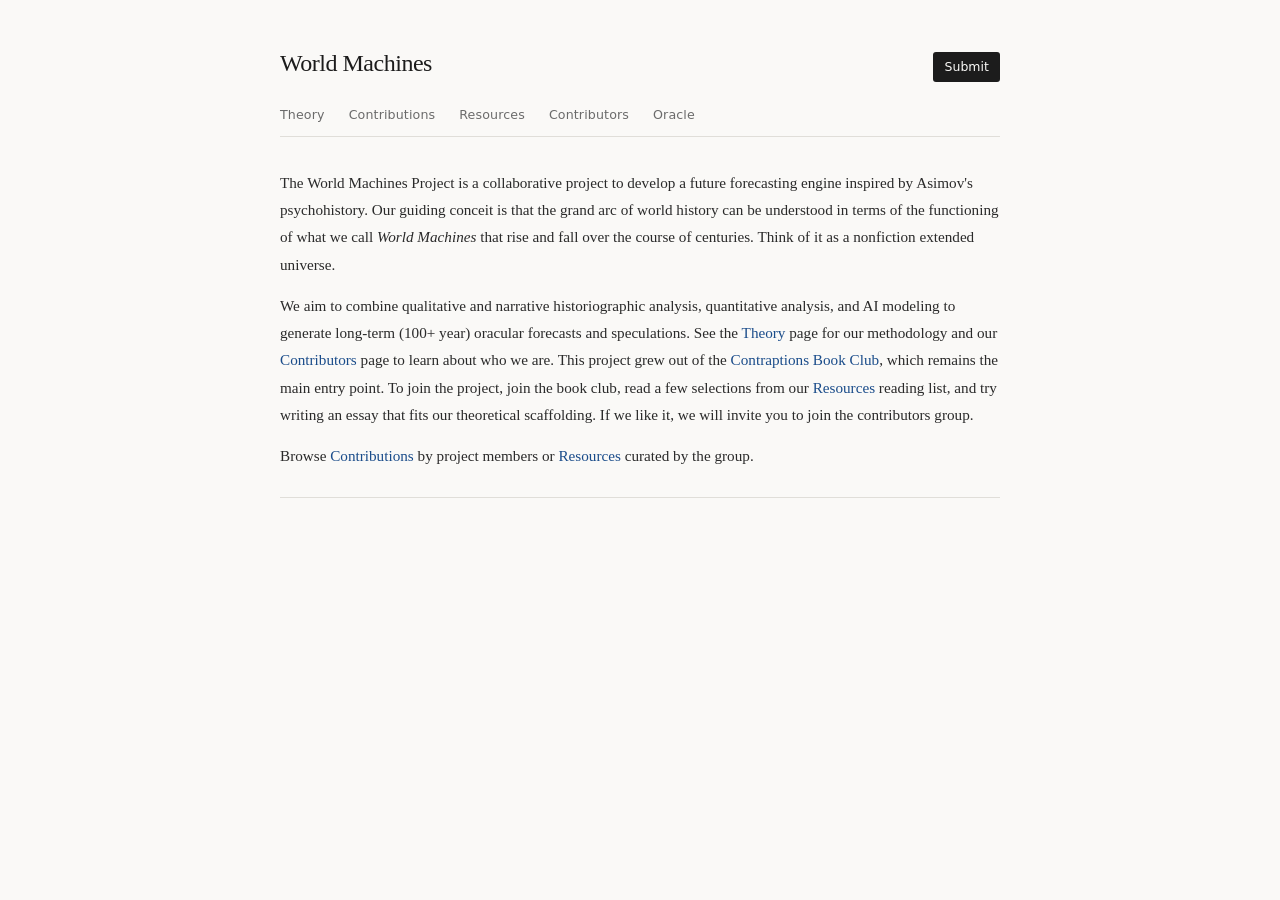
<file: index.html>
<!DOCTYPE html>
<html lang="en">
<head>
  <meta charset="utf-8">
  <meta name="viewport" content="width=device-width, initial-scale=1">
  <title>World Machines</title>
  <link rel="stylesheet" href="style.css">
</head>
<body>
  <header>
    <h1>World Machines</h1>
    <a href="/submit" class="submit-link">Submit</a>
  </header>
  <nav class="sitenav">
    <a href="/theory">Theory</a>
    <a href="/contributions">Contributions</a>
    <a href="/resources">Resources</a>
    <a href="/contributors">Contributors</a>
    <a href="/oracle">Oracle</a>
  </nav>
  <main>
  <section class="blurb">
    <p>The World Machines Project is a collaborative project to develop a future forecasting engine inspired by Asimov's psychohistory. Our guiding conceit is that the grand arc of world history can be understood in terms of the functioning of what we call <em>World Machines</em> that rise and fall over the course of centuries. Think of it as a nonfiction extended universe.</p>
    <p>We aim to combine qualitative and narrative historiographic analysis, quantitative analysis, and AI modeling to generate long-term (100+ year) oracular forecasts and speculations. See the <a href="/theory">Theory</a> page for our methodology and our <a href="/contributors">Contributors</a> page to learn about who we are. This project grew out of the <a href="https://contraptions.venkateshrao.com/p/contraptions-book-club">Contraptions Book Club</a>, which remains the main entry point. To join the project, join the book club, read a few selections from our <a href="/resources">Resources</a> reading list, and try writing an essay that fits our theoretical scaffolding. If we like it, we will invite you to join the contributors group.</p>
    <p>Browse <a href="/contributions">Contributions</a> by project members or <a href="/resources">Resources</a> curated by the group.</p>
  </section>
  </main>
  <!-- built: 2026-05-05T02:25:53Z -->
</body>
</html>
</file>
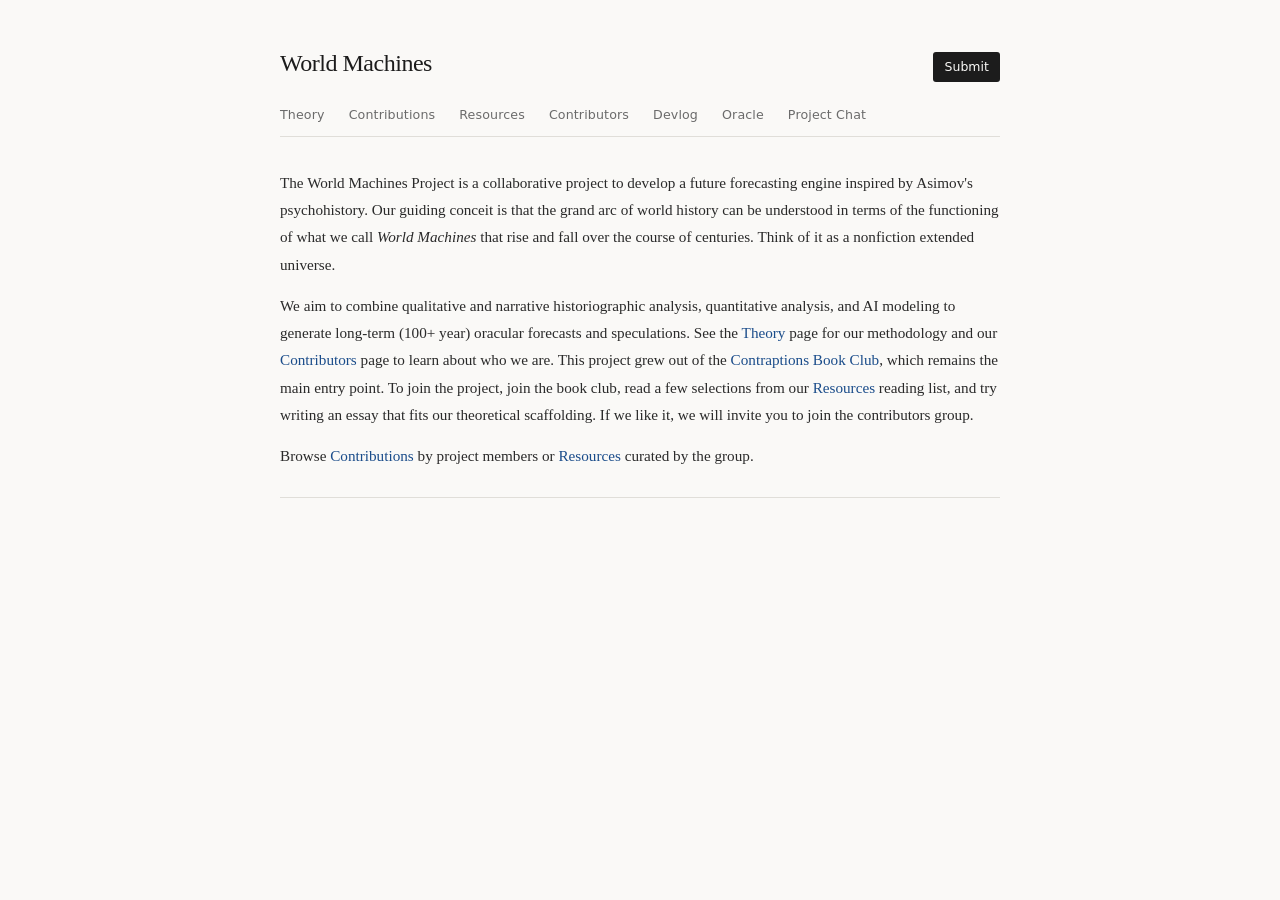
<file: website/index.html>
<!DOCTYPE html>
<html lang="en">
<head>
  <meta charset="utf-8">
  <meta name="viewport" content="width=device-width, initial-scale=1">
  <title>World Machines</title>
  <link rel="stylesheet" href="style.css">
</head>
<body>
  <header>
    <h1>World Machines</h1>
    <a href="/submit" class="submit-link">Submit</a>
  </header>
  <nav class="sitenav">
    <a href="/theory">Theory</a>
    <a href="/contributions">Contributions</a>
    <a href="/resources">Resources</a>
    <a href="/contributors">Contributors</a>
    <a href="/devlog">Devlog</a>
    <a href="/oracle">Oracle</a>
    <a href="https://worldmachines.zulipchat.com">Project Chat</a>
  </nav>
  <main>
  <section class="blurb">
    <p>The World Machines Project is a collaborative project to develop a future forecasting engine inspired by Asimov's psychohistory. Our guiding conceit is that the grand arc of world history can be understood in terms of the functioning of what we call <em>World Machines</em> that rise and fall over the course of centuries. Think of it as a nonfiction extended universe.</p>
    <p>We aim to combine qualitative and narrative historiographic analysis, quantitative analysis, and AI modeling to generate long-term (100+ year) oracular forecasts and speculations. See the <a href="/theory">Theory</a> page for our methodology and our <a href="/contributors">Contributors</a> page to learn about who we are. This project grew out of the <a href="https://contraptions.venkateshrao.com/p/contraptions-book-club">Contraptions Book Club</a>, which remains the main entry point. To join the project, join the book club, read a few selections from our <a href="/resources">Resources</a> reading list, and try writing an essay that fits our theoretical scaffolding. If we like it, we will invite you to join the contributors group.</p>
    <p>Browse <a href="/contributions">Contributions</a> by project members or <a href="/resources">Resources</a> curated by the group.</p>
  </section>
  </main>
  <!-- built: 2026-05-12T07:32:35Z -->
</body>
</html>
</file>
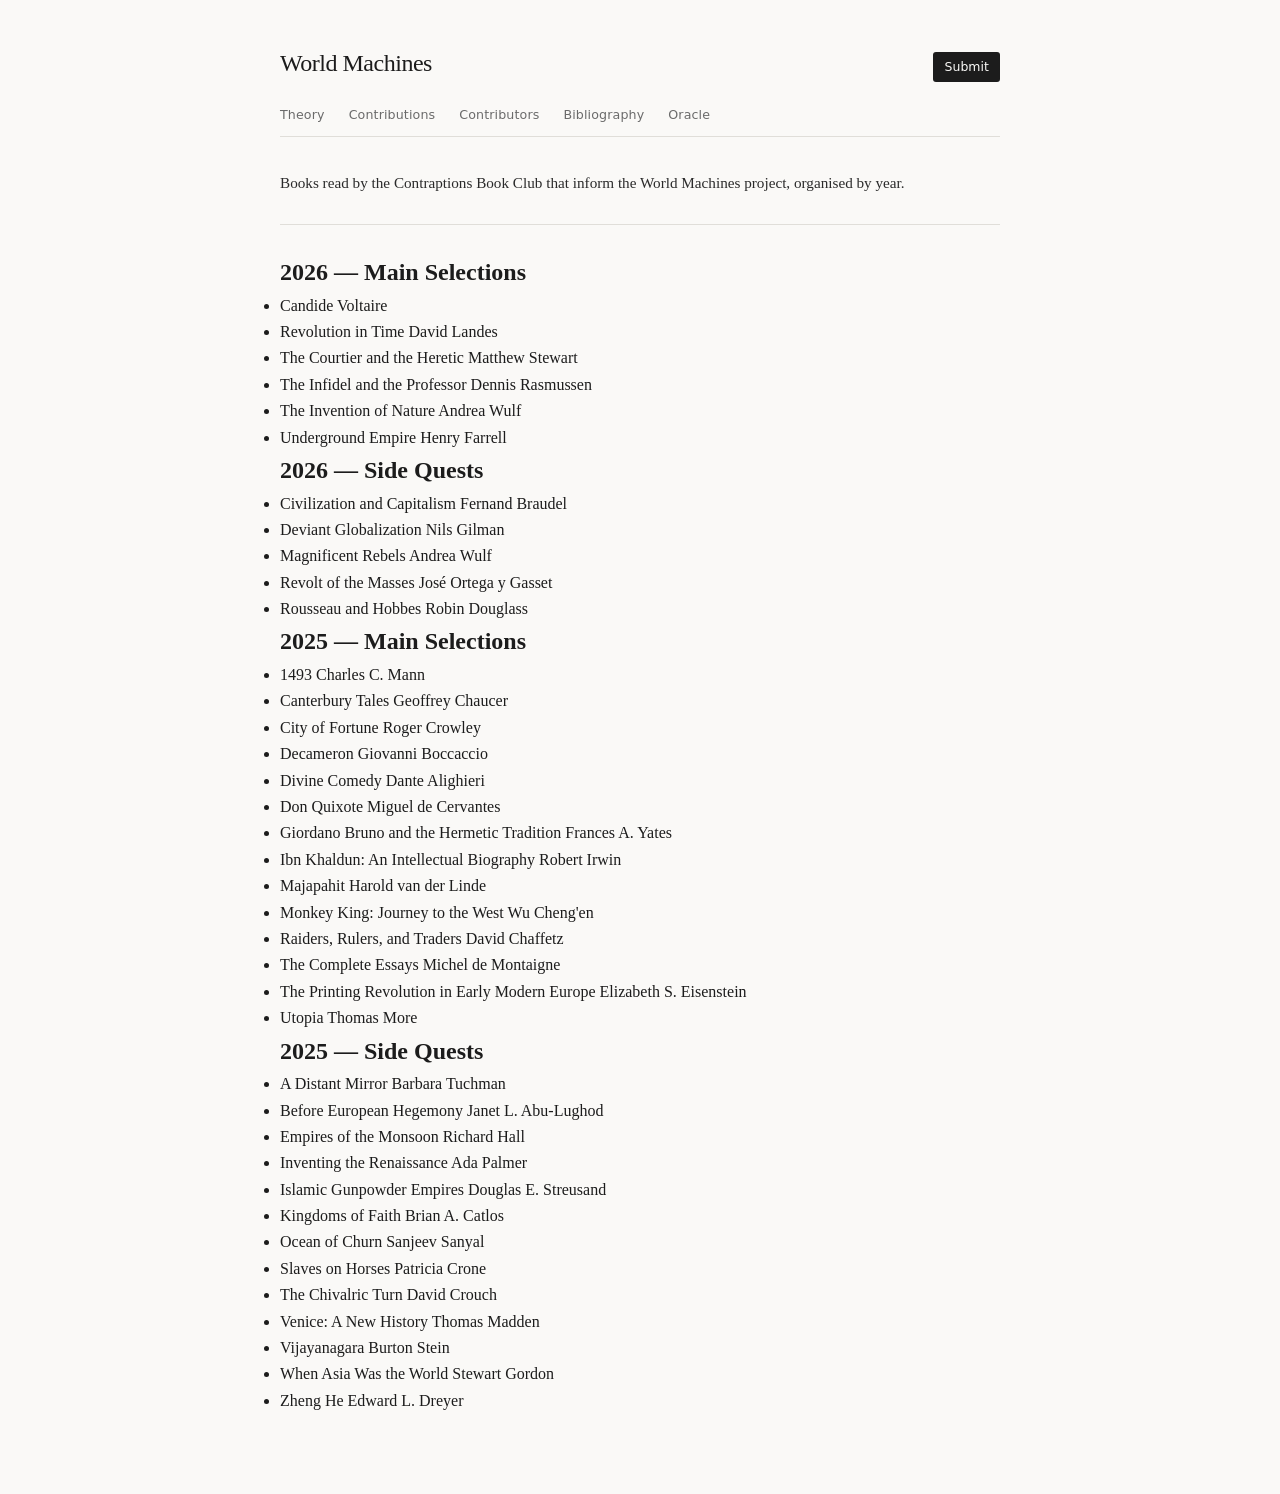
<file: bibliography.html>
<!DOCTYPE html>
<html lang="en">
<head>
  <meta charset="utf-8">
  <meta name="viewport" content="width=device-width, initial-scale=1">
  <title>Bibliography — World Machines</title>
  <link rel="stylesheet" href="style.css">
</head>
<body>
  <header>
    <h1><a href="/" style="color:inherit">World Machines</a></h1>
    <a href="/submit" class="submit-link">Submit</a>
  </header>
  <nav class="sitenav">
    <a href="/theory">Theory</a>
    <a href="/contributions">Contributions</a>
    <a href="/contributors">Contributors</a>
    <a href="/bibliography">Bibliography</a>
    <a href="/oracle">Oracle</a>
  </nav>
  <main class="bib-main">
  <div class="blurb">
    <p>Books read by the Contraptions Book Club that inform the World Machines project, organised by year.</p>
  </div>
  <h2 class="bib-section">2026 — Main Selections</h2>
  <ul class="bib-list">
    <li class="bib-item">
      <span class="bib-title">Candide</span>
      <span class="bib-author">Voltaire</span>
    </li>
    <li class="bib-item">
      <span class="bib-title">Revolution in Time</span>
      <span class="bib-author">David Landes</span>
    </li>
    <li class="bib-item">
      <span class="bib-title">The Courtier and the Heretic</span>
      <span class="bib-author">Matthew Stewart</span>
    </li>
    <li class="bib-item">
      <span class="bib-title">The Infidel and the Professor</span>
      <span class="bib-author">Dennis Rasmussen</span>
    </li>
    <li class="bib-item">
      <span class="bib-title">The Invention of Nature</span>
      <span class="bib-author">Andrea Wulf</span>
    </li>
    <li class="bib-item">
      <span class="bib-title">Underground Empire</span>
      <span class="bib-author">Henry Farrell</span>
    </li>
  </ul>
  <h2 class="bib-section">2026 — Side Quests</h2>
  <ul class="bib-list">
    <li class="bib-item">
      <span class="bib-title">Civilization and Capitalism</span>
      <span class="bib-author">Fernand Braudel</span>
    </li>
    <li class="bib-item">
      <span class="bib-title">Deviant Globalization</span>
      <span class="bib-author">Nils Gilman</span>
    </li>
    <li class="bib-item">
      <span class="bib-title">Magnificent Rebels</span>
      <span class="bib-author">Andrea Wulf</span>
    </li>
    <li class="bib-item">
      <span class="bib-title">Revolt of the Masses</span>
      <span class="bib-author">José Ortega y Gasset</span>
    </li>
    <li class="bib-item">
      <span class="bib-title">Rousseau and Hobbes</span>
      <span class="bib-author">Robin Douglass</span>
    </li>
  </ul>
  <h2 class="bib-section">2025 — Main Selections</h2>
  <ul class="bib-list">
    <li class="bib-item">
      <span class="bib-title">1493</span>
      <span class="bib-author">Charles C. Mann</span>
    </li>
    <li class="bib-item">
      <span class="bib-title">Canterbury Tales</span>
      <span class="bib-author">Geoffrey Chaucer</span>
    </li>
    <li class="bib-item">
      <span class="bib-title">City of Fortune</span>
      <span class="bib-author">Roger Crowley</span>
    </li>
    <li class="bib-item">
      <span class="bib-title">Decameron</span>
      <span class="bib-author">Giovanni Boccaccio</span>
    </li>
    <li class="bib-item">
      <span class="bib-title">Divine Comedy</span>
      <span class="bib-author">Dante Alighieri</span>
    </li>
    <li class="bib-item">
      <span class="bib-title">Don Quixote</span>
      <span class="bib-author">Miguel de Cervantes</span>
    </li>
    <li class="bib-item">
      <span class="bib-title">Giordano Bruno and the Hermetic Tradition</span>
      <span class="bib-author">Frances A. Yates</span>
    </li>
    <li class="bib-item">
      <span class="bib-title">Ibn Khaldun: An Intellectual Biography</span>
      <span class="bib-author">Robert Irwin</span>
    </li>
    <li class="bib-item">
      <span class="bib-title">Majapahit</span>
      <span class="bib-author">Harold van der Linde</span>
    </li>
    <li class="bib-item">
      <span class="bib-title">Monkey King: Journey to the West</span>
      <span class="bib-author">Wu Cheng'en</span>
    </li>
    <li class="bib-item">
      <span class="bib-title">Raiders, Rulers, and Traders</span>
      <span class="bib-author">David Chaffetz</span>
    </li>
    <li class="bib-item">
      <span class="bib-title">The Complete Essays</span>
      <span class="bib-author">Michel de Montaigne</span>
    </li>
    <li class="bib-item">
      <span class="bib-title">The Printing Revolution in Early Modern Europe</span>
      <span class="bib-author">Elizabeth S. Eisenstein</span>
    </li>
    <li class="bib-item">
      <span class="bib-title">Utopia</span>
      <span class="bib-author">Thomas More</span>
    </li>
  </ul>
  <h2 class="bib-section">2025 — Side Quests</h2>
  <ul class="bib-list">
    <li class="bib-item">
      <span class="bib-title">A Distant Mirror</span>
      <span class="bib-author">Barbara Tuchman</span>
    </li>
    <li class="bib-item">
      <span class="bib-title">Before European Hegemony</span>
      <span class="bib-author">Janet L. Abu-Lughod</span>
    </li>
    <li class="bib-item">
      <span class="bib-title">Empires of the Monsoon</span>
      <span class="bib-author">Richard Hall</span>
    </li>
    <li class="bib-item">
      <span class="bib-title">Inventing the Renaissance</span>
      <span class="bib-author">Ada Palmer</span>
    </li>
    <li class="bib-item">
      <span class="bib-title">Islamic Gunpowder Empires</span>
      <span class="bib-author">Douglas E. Streusand</span>
    </li>
    <li class="bib-item">
      <span class="bib-title">Kingdoms of Faith</span>
      <span class="bib-author">Brian A. Catlos</span>
    </li>
    <li class="bib-item">
      <span class="bib-title">Ocean of Churn</span>
      <span class="bib-author">Sanjeev Sanyal</span>
    </li>
    <li class="bib-item">
      <span class="bib-title">Slaves on Horses</span>
      <span class="bib-author">Patricia Crone</span>
    </li>
    <li class="bib-item">
      <span class="bib-title">The Chivalric Turn</span>
      <span class="bib-author">David Crouch</span>
    </li>
    <li class="bib-item">
      <span class="bib-title">Venice: A New History</span>
      <span class="bib-author">Thomas Madden</span>
    </li>
    <li class="bib-item">
      <span class="bib-title">Vijayanagara</span>
      <span class="bib-author">Burton Stein</span>
    </li>
    <li class="bib-item">
      <span class="bib-title">When Asia Was the World</span>
      <span class="bib-author">Stewart Gordon</span>
    </li>
    <li class="bib-item">
      <span class="bib-title">Zheng He</span>
      <span class="bib-author">Edward L. Dreyer</span>
    </li>
  </ul>
  </main>
  <!-- built: 2026-05-05T02:12:58Z (38 books) -->
</body>
</html>
</file>
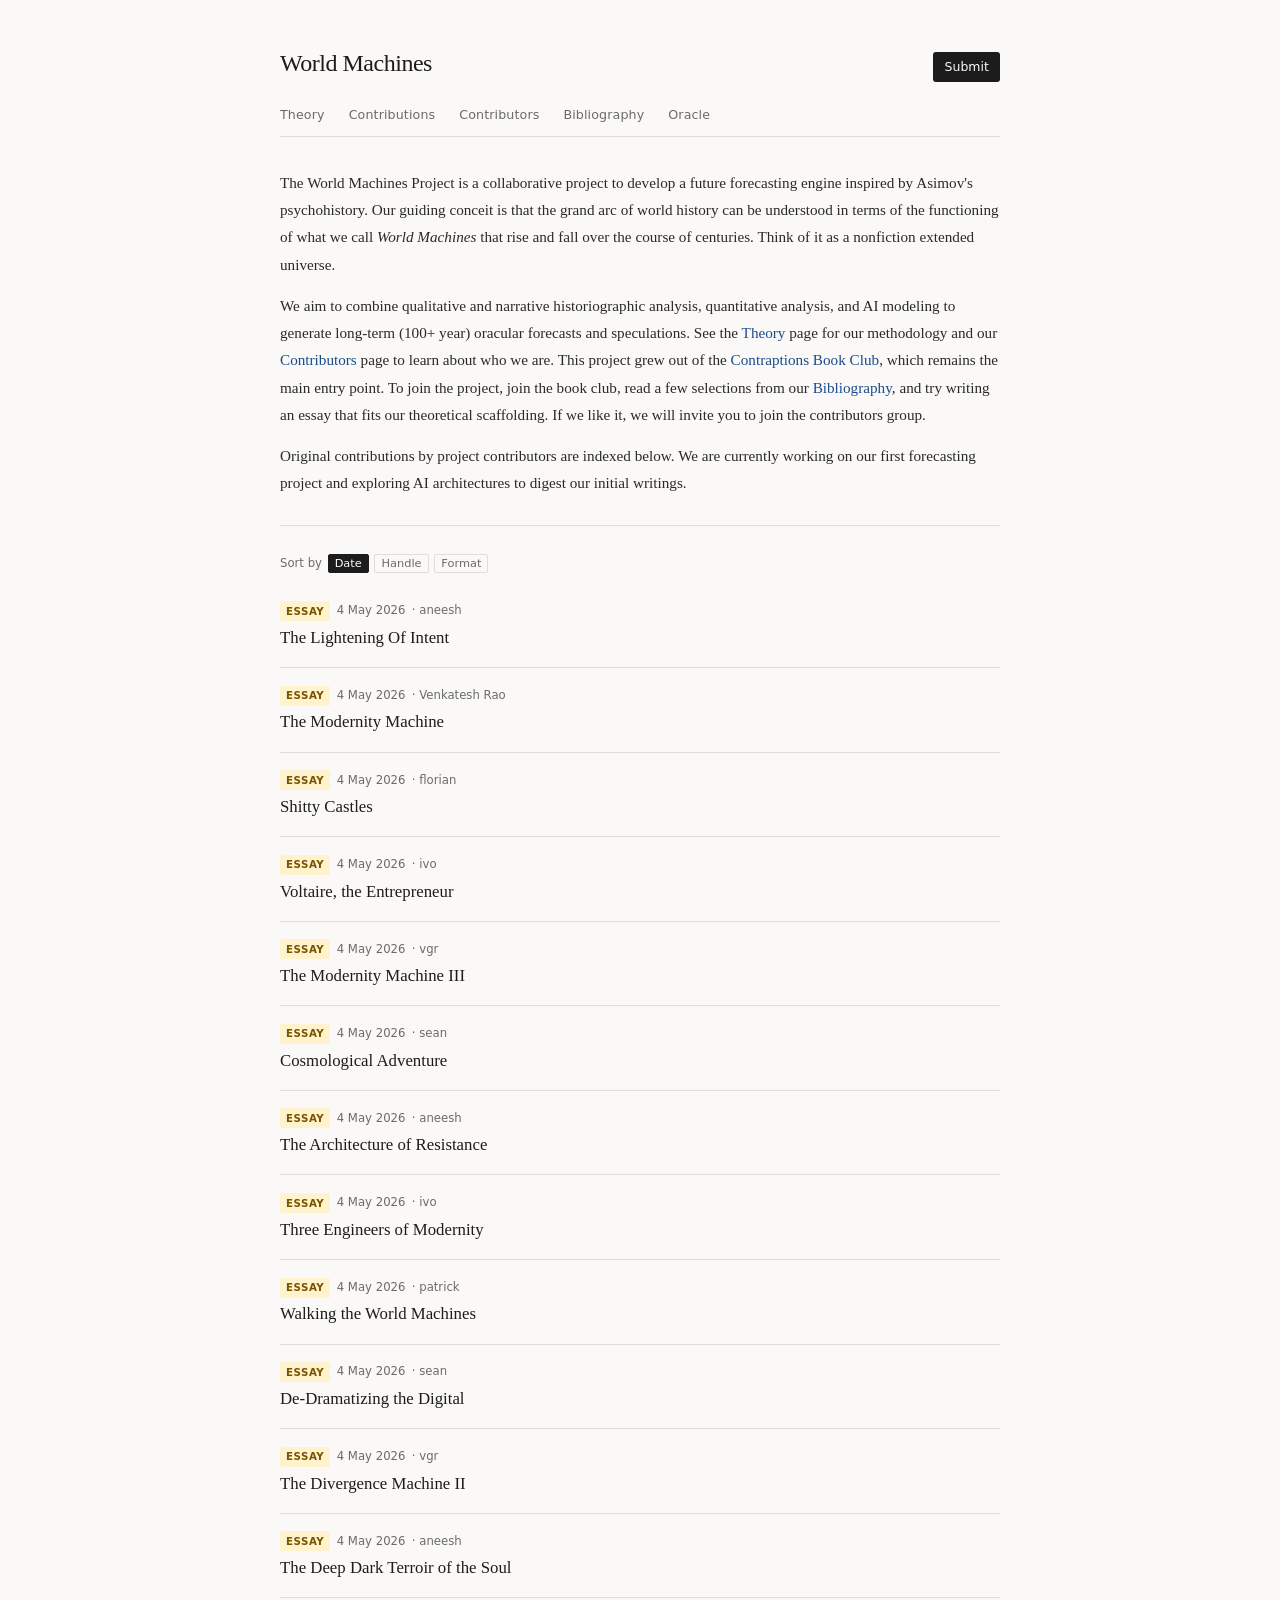
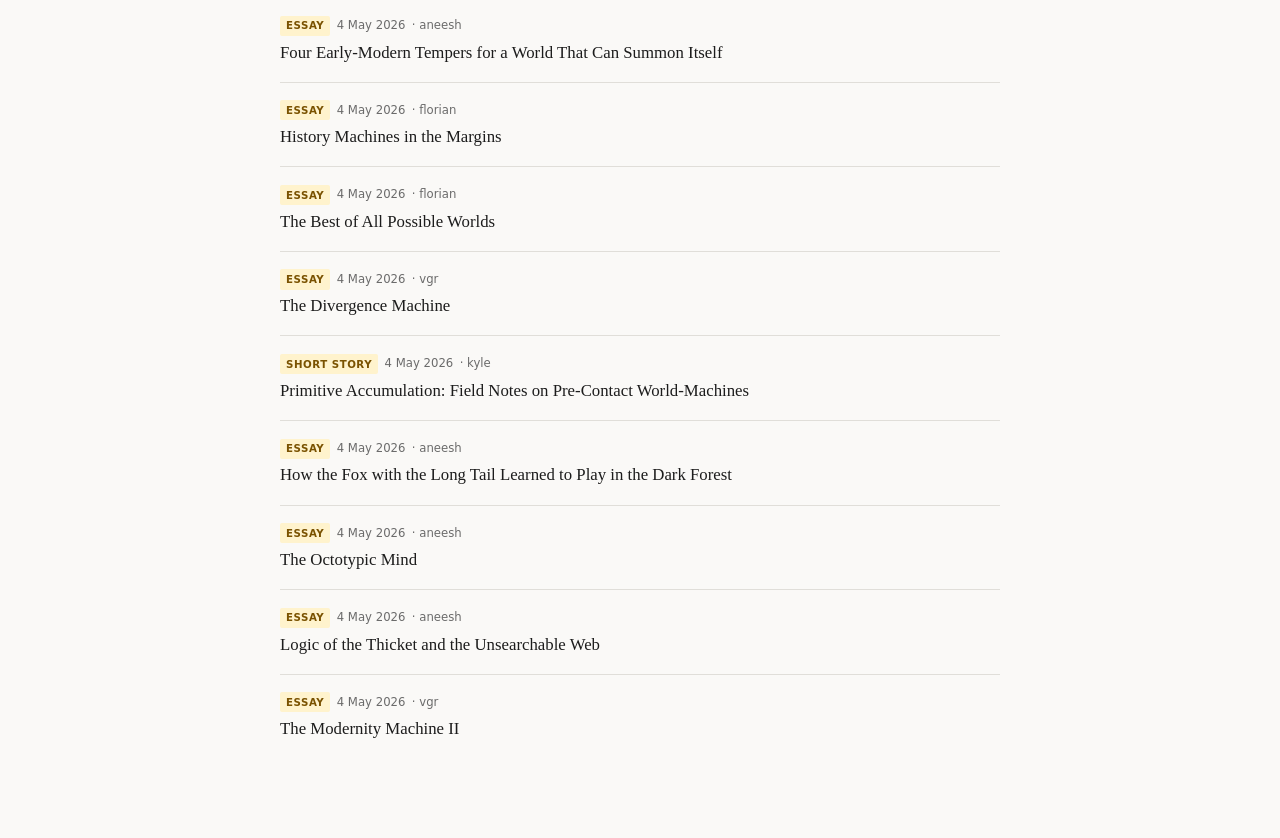
<file: contributions.html>
<!DOCTYPE html>
<html lang="en">
<head>
  <meta charset="utf-8">
  <meta name="viewport" content="width=device-width, initial-scale=1">
  <title>Contributions — World Machines</title>
  <link rel="stylesheet" href="style.css">
</head>
<body>
  <header>
    <h1><a href="/" style="color:inherit">World Machines</a></h1>
    <a href="/submit" class="submit-link">Submit</a>
  </header>
  <nav class="sitenav">
    <a href="/theory">Theory</a>
    <a href="/contributions">Contributions</a>
    <a href="/contributors">Contributors</a>
    <a href="/bibliography">Bibliography</a>
    <a href="/oracle">Oracle</a>
  </nav>
  <main>
  <section class="blurb">
    <p>The World Machines Project is a collaborative project to develop a future forecasting engine inspired by Asimov's psychohistory. Our guiding conceit is that the grand arc of world history can be understood in terms of the functioning of what we call <em>World Machines</em> that rise and fall over the course of centuries. Think of it as a nonfiction extended universe.</p>
    <p>We aim to combine qualitative and narrative historiographic analysis, quantitative analysis, and AI modeling to generate long-term (100+ year) oracular forecasts and speculations. See the <a href="/theory">Theory</a> page for our methodology and our <a href="/contributors">Contributors</a> page to learn about who we are. This project grew out of the <a href="https://contraptions.venkateshrao.com/p/contraptions-book-club">Contraptions Book Club</a>, which remains the main entry point. To join the project, join the book club, read a few selections from our <a href="/bibliography">Bibliography</a>, and try writing an essay that fits our theoretical scaffolding. If we like it, we will invite you to join the contributors group.</p>
    <p>Original contributions by project contributors are indexed below. We are currently working on our first forecasting project and exploring AI architectures to digest our initial writings.</p>
  </section>
  <section class="articles-section">
  <div class="sort-controls">
    <span>Sort by</span>
    <button class="sort-btn active" data-sort="date">Date</button>
    <button class="sort-btn" data-sort="handle">Handle</button>
    <button class="sort-btn" data-sort="format">Format</button>
  </div>
  <ul class="articles">
    <li class="article" data-date="2026-05-04T18:30:07.837Z" data-handle="aneesh" data-format="essay">
      <div class="article-meta">
        <span class="badge badge-contribution">Essay</span>
        <span>4 May 2026</span>
        <span>· aneesh</span>
      </div>
      <h2 class="article-title"><a href="https://aneeshsathe.com/the-lightening-of-intent/">The Lightening Of Intent</a></h2>
    </li>
    <li class="article" data-date="2026-05-04T18:00:00Z" data-handle="" data-format="essay">
      <div class="article-meta">
        <span class="badge badge-contribution">Essay</span>
        <span>4 May 2026</span>
        <span>· Venkatesh Rao</span>
      </div>
      <h2 class="article-title"><a href="https://contraptions.venkateshrao.com/p/the-modernity-machine">The Modernity Machine</a></h2>
    </li>
    <li class="article" data-date="2026-05-04T00:00:00Z" data-handle="florian" data-format="essay">
      <div class="article-meta">
        <span class="badge badge-contribution">Essay</span>
        <span>4 May 2026</span>
        <span>· florian</span>
      </div>
      <h2 class="article-title"><a href="https://notefields.substack.com/p/shitty-castles">Shitty Castles</a></h2>
    </li>
    <li class="article" data-date="2026-05-04T00:00:00Z" data-handle="ivo" data-format="essay">
      <div class="article-meta">
        <span class="badge badge-contribution">Essay</span>
        <span>4 May 2026</span>
        <span>· ivo</span>
      </div>
      <h2 class="article-title"><a href="https://www.linkandth.ink/p/voltaire-the-entrepreneur">Voltaire, the Entrepreneur</a></h2>
    </li>
    <li class="article" data-date="2026-05-04T00:00:00Z" data-handle="vgr" data-format="essay">
      <div class="article-meta">
        <span class="badge badge-contribution">Essay</span>
        <span>4 May 2026</span>
        <span>· vgr</span>
      </div>
      <h2 class="article-title"><a href="https://contraptions.venkateshrao.com/p/the-modernity-machine-iii">The Modernity Machine III</a></h2>
    </li>
    <li class="article" data-date="2026-05-04T00:00:00Z" data-handle="sean" data-format="essay">
      <div class="article-meta">
        <span class="badge badge-contribution">Essay</span>
        <span>4 May 2026</span>
        <span>· sean</span>
      </div>
      <h2 class="article-title"><a href="https://open.substack.com/pub/seanstevenson/p/cosmological-adventure?r=yrsx&amp;utm_campaign=post&amp;utm_medium=web">Cosmological Adventure</a></h2>
    </li>
    <li class="article" data-date="2026-05-04T00:00:00Z" data-handle="aneesh" data-format="essay">
      <div class="article-meta">
        <span class="badge badge-contribution">Essay</span>
        <span>4 May 2026</span>
        <span>· aneesh</span>
      </div>
      <h2 class="article-title"><a href="https://aneeshsathe.com/the-architecture-of-resistance/">The Architecture of Resistance</a></h2>
    </li>
    <li class="article" data-date="2026-05-04T00:00:00Z" data-handle="ivo" data-format="essay">
      <div class="article-meta">
        <span class="badge badge-contribution">Essay</span>
        <span>4 May 2026</span>
        <span>· ivo</span>
      </div>
      <h2 class="article-title"><a href="https://www.linkandth.ink/p/three-engineers-of-modernity">Three Engineers of Modernity</a></h2>
    </li>
    <li class="article" data-date="2026-05-04T00:00:00Z" data-handle="patrick" data-format="essay">
      <div class="article-meta">
        <span class="badge badge-contribution">Essay</span>
        <span>4 May 2026</span>
        <span>· patrick</span>
      </div>
      <h2 class="article-title"><a href="https://pioneeringspirit.xyz/walking-the-world-machines">Walking the World Machines</a></h2>
    </li>
    <li class="article" data-date="2026-05-04T00:00:00Z" data-handle="sean" data-format="essay">
      <div class="article-meta">
        <span class="badge badge-contribution">Essay</span>
        <span>4 May 2026</span>
        <span>· sean</span>
      </div>
      <h2 class="article-title"><a href="https://open.substack.com/pub/seanstevenson/p/de-dramatizing-the-digital?r=yrsx&amp;utm_medium=ios">De-Dramatizing the Digital</a></h2>
    </li>
    <li class="article" data-date="2026-05-04T00:00:00Z" data-handle="vgr" data-format="essay">
      <div class="article-meta">
        <span class="badge badge-contribution">Essay</span>
        <span>4 May 2026</span>
        <span>· vgr</span>
      </div>
      <h2 class="article-title"><a href="https://contraptions.venkateshrao.com/p/the-divergence-machine-ii">The Divergence Machine II</a></h2>
    </li>
    <li class="article" data-date="2026-05-04T00:00:00Z" data-handle="aneesh" data-format="essay">
      <div class="article-meta">
        <span class="badge badge-contribution">Essay</span>
        <span>4 May 2026</span>
        <span>· aneesh</span>
      </div>
      <h2 class="article-title"><a href="https://aneeshsathe.com/the-deep-dark-terroir-of-the-soul/">The Deep Dark Terroir of the Soul</a></h2>
    </li>
    <li class="article" data-date="2026-05-04T00:00:00Z" data-handle="aneesh" data-format="essay">
      <div class="article-meta">
        <span class="badge badge-contribution">Essay</span>
        <span>4 May 2026</span>
        <span>· aneesh</span>
      </div>
      <h2 class="article-title"><a href="https://aneeshsathe.com/four-early-modern-tempers-for-a-world-that-can-summon-itself/">Four Early-Modern Tempers for a World That Can Summon Itself</a></h2>
    </li>
    <li class="article" data-date="2026-05-04T00:00:00Z" data-handle="florian" data-format="essay">
      <div class="article-meta">
        <span class="badge badge-contribution">Essay</span>
        <span>4 May 2026</span>
        <span>· florian</span>
      </div>
      <h2 class="article-title"><a href="https://notefields.substack.com/p/history-machines-in-the-margins">History Machines in the Margins</a></h2>
    </li>
    <li class="article" data-date="2026-05-04T00:00:00Z" data-handle="florian" data-format="essay">
      <div class="article-meta">
        <span class="badge badge-contribution">Essay</span>
        <span>4 May 2026</span>
        <span>· florian</span>
      </div>
      <h2 class="article-title"><a href="https://notefields.substack.com/p/the-best-of-all-possible-worlds">The Best of All Possible Worlds</a></h2>
    </li>
    <li class="article" data-date="2026-05-04T00:00:00Z" data-handle="vgr" data-format="essay">
      <div class="article-meta">
        <span class="badge badge-contribution">Essay</span>
        <span>4 May 2026</span>
        <span>· vgr</span>
      </div>
      <h2 class="article-title"><a href="https://contraptions.venkateshrao.com/p/the-divergence-machine">The Divergence Machine</a></h2>
    </li>
    <li class="article" data-date="2026-05-04T00:00:00Z" data-handle="kyle" data-format="short story">
      <div class="article-meta">
        <span class="badge badge-contribution">Short Story</span>
        <span>4 May 2026</span>
        <span>· kyle</span>
      </div>
      <h2 class="article-title"><a href="https://docs.google.com/document/d/1d3Qkgf0_PIAqy0U4FB1RhfBDewRMpYHNi3oi7e2qwC0/edit?usp=drivesdk">Primitive Accumulation: Field Notes on Pre-Contact World-Machines</a></h2>
    </li>
    <li class="article" data-date="2026-05-04T00:00:00Z" data-handle="aneesh" data-format="essay">
      <div class="article-meta">
        <span class="badge badge-contribution">Essay</span>
        <span>4 May 2026</span>
        <span>· aneesh</span>
      </div>
      <h2 class="article-title"><a href="https://aneeshsathe.com/how-the-fox-with-the-long-tail-learned-to-play-in-the-dark-forest/">How the Fox with the Long Tail Learned to Play in the Dark Forest</a></h2>
    </li>
    <li class="article" data-date="2026-05-04T00:00:00Z" data-handle="aneesh" data-format="essay">
      <div class="article-meta">
        <span class="badge badge-contribution">Essay</span>
        <span>4 May 2026</span>
        <span>· aneesh</span>
      </div>
      <h2 class="article-title"><a href="https://aneeshsathe.com/the-octotypic-mind/">The Octotypic Mind</a></h2>
    </li>
    <li class="article" data-date="2026-05-04T00:00:00Z" data-handle="aneesh" data-format="essay">
      <div class="article-meta">
        <span class="badge badge-contribution">Essay</span>
        <span>4 May 2026</span>
        <span>· aneesh</span>
      </div>
      <h2 class="article-title"><a href="https://aneeshsathe.com/logic-of-the-thicket-and-the-unsearchable-web/">Logic of the Thicket and the Unsearchable Web</a></h2>
    </li>
    <li class="article" data-date="2026-05-04T00:00:00Z" data-handle="vgr" data-format="essay">
      <div class="article-meta">
        <span class="badge badge-contribution">Essay</span>
        <span>4 May 2026</span>
        <span>· vgr</span>
      </div>
      <h2 class="article-title"><a href="https://contraptions.venkateshrao.com/p/the-modernity-machine-ii">The Modernity Machine II</a></h2>
    </li>
  </ul>
  </section>
  </main>
  <script>
    (function () {
      function sortBy(key) {
        var ul = document.querySelector('.articles');
        if (!ul) return;
        Array.from(ul.children).sort(function (a, b) {
          var av = a.dataset[key] || '', bv = b.dataset[key] || '';
          return key === 'date' ? bv.localeCompare(av) : av.localeCompare(bv);
        }).forEach(function (li) { ul.appendChild(li); });
        document.querySelectorAll('.sort-btn').forEach(function (btn) {
          btn.classList.toggle('active', btn.dataset.sort === key);
        });
      }
      document.addEventListener('DOMContentLoaded', function () {
        document.querySelectorAll('.sort-btn').forEach(function (btn) {
          btn.addEventListener('click', function () { sortBy(btn.dataset.sort); });
        });
      });
    })();
  </script>  <!-- built: 2026-05-05T02:12:58Z — 21 contributions -->
</body>
</html>
</file>
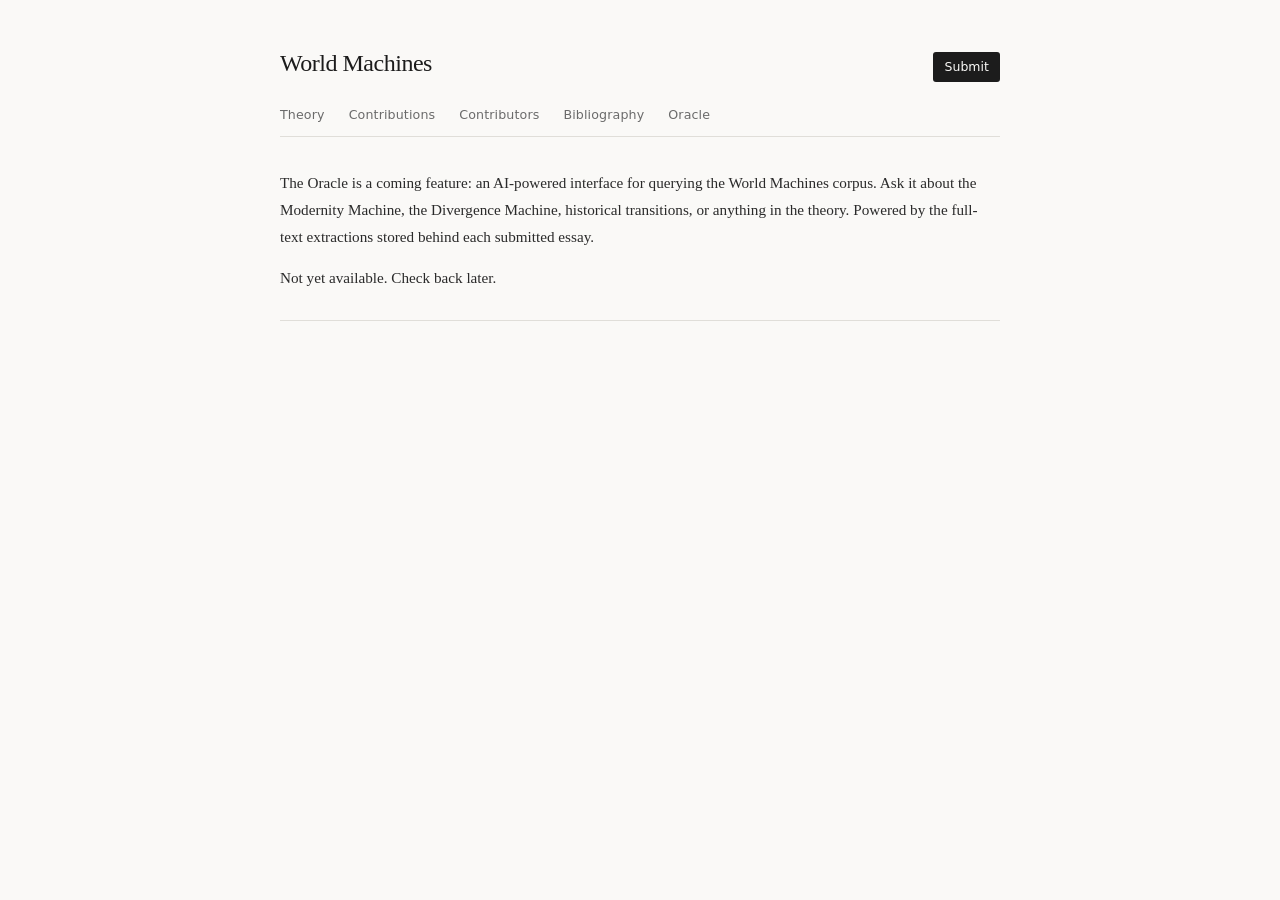
<file: oracle.html>
<!DOCTYPE html>
<html lang="en">
<head>
  <meta charset="utf-8">
  <meta name="viewport" content="width=device-width, initial-scale=1">
  <title>Oracle — World Machines</title>
  <link rel="stylesheet" href="style.css">
</head>
<body>
  <header>
    <h1><a href="/" style="color:inherit">World Machines</a></h1>
    <a href="/submit" class="submit-link">Submit</a>
  </header>
  <nav class="sitenav">
    <a href="/theory">Theory</a>
    <a href="/contributions">Contributions</a>
    <a href="/contributors">Contributors</a>
    <a href="/bibliography">Bibliography</a>
    <a href="/oracle">Oracle</a>
  </nav>
  <main>
    <div class="blurb">
      <p>The Oracle is a coming feature: an AI-powered interface for querying the World Machines corpus. Ask it about the Modernity Machine, the Divergence Machine, historical transitions, or anything in the theory. Powered by the full-text extractions stored behind each submitted essay.</p>
      <p>Not yet available. Check back later.</p>
    </div>
  </main>
</body>
</html>
</file>
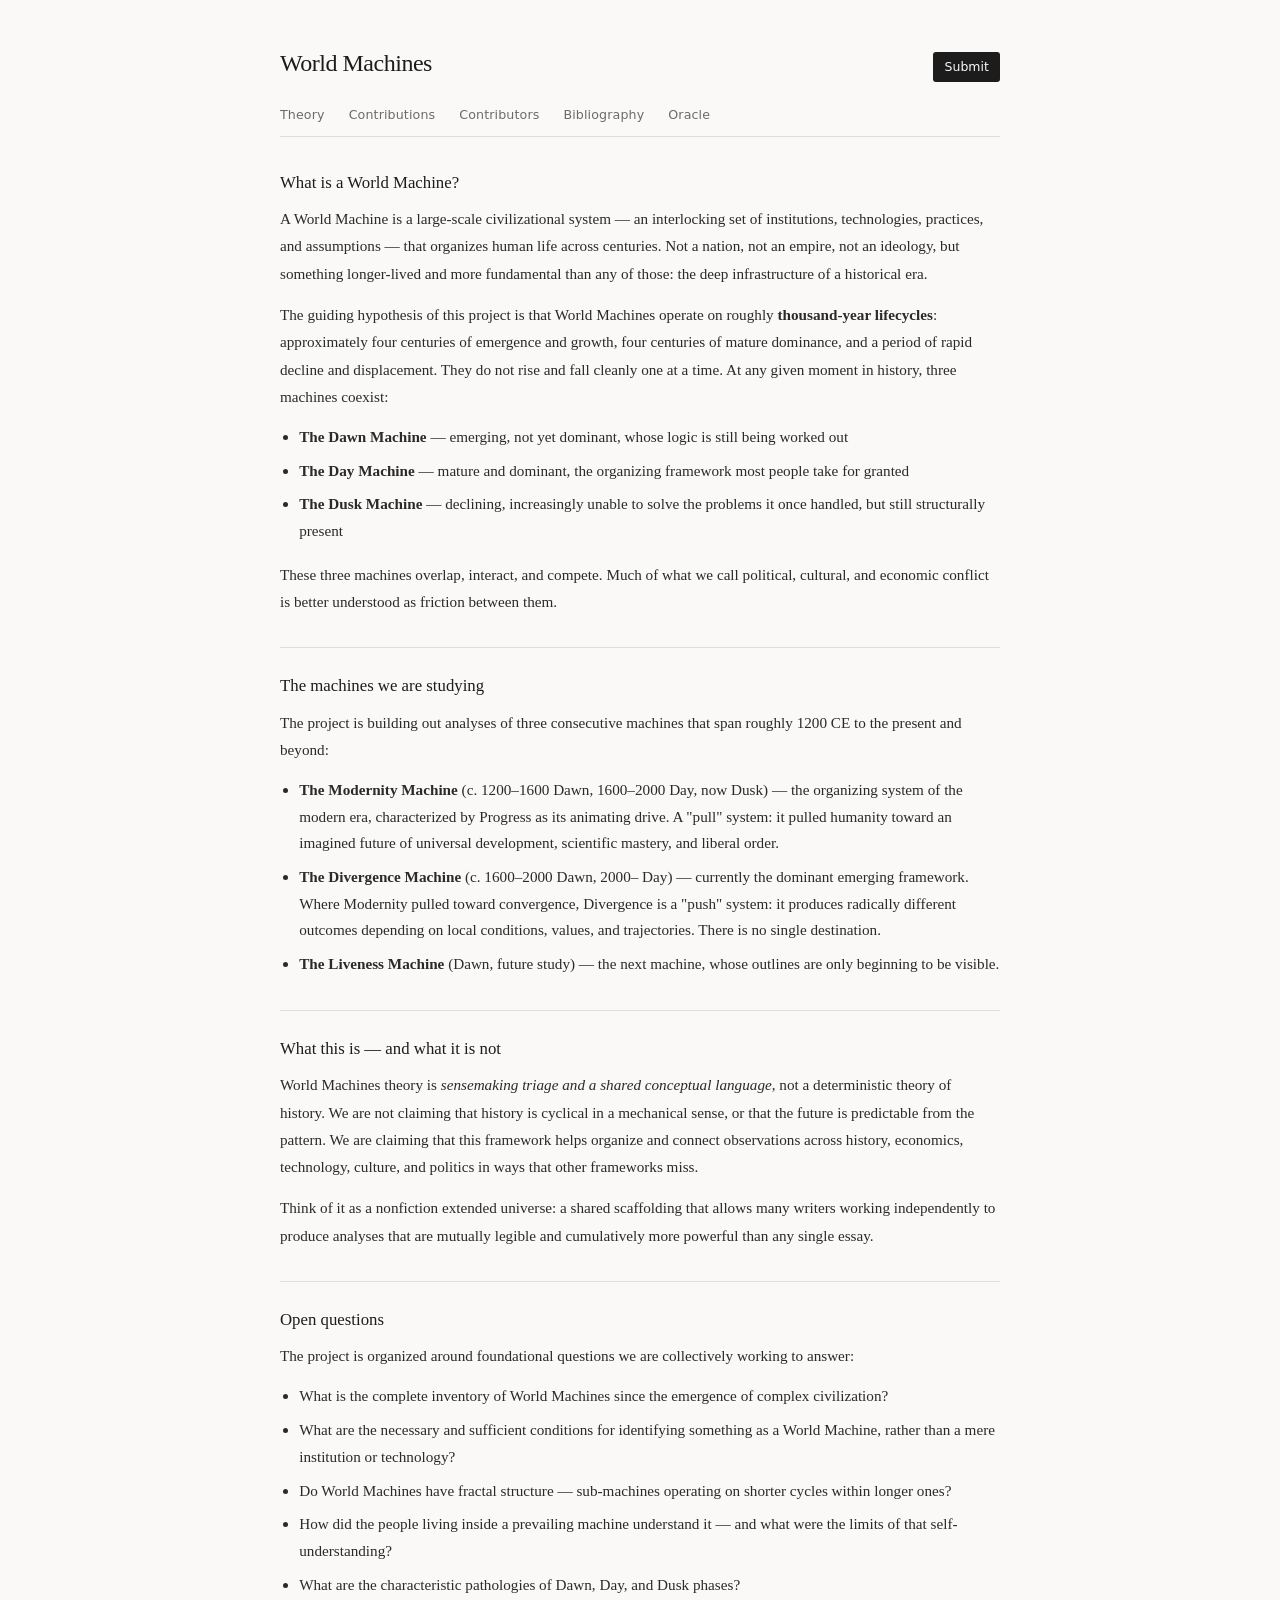
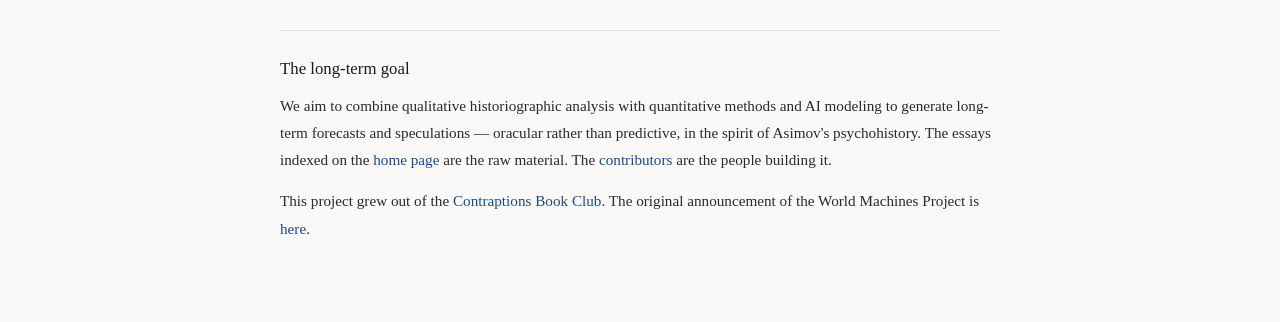
<file: theory.html>
<!DOCTYPE html>
<html lang="en">
<head>
  <meta charset="utf-8">
  <meta name="viewport" content="width=device-width, initial-scale=1">
  <title>Theory — World Machines</title>
  <link rel="stylesheet" href="style.css">
</head>
<body>
  <header>
    <h1><a href="/" style="color:inherit">World Machines</a></h1>
    <a href="/submit" class="submit-link">Submit</a>
  </header>
  <nav class="sitenav">
    <a href="/theory">Theory</a>
    <a href="/contributions">Contributions</a>
    <a href="/contributors">Contributors</a>
    <a href="/bibliography">Bibliography</a>
    <a href="/oracle">Oracle</a>
  </nav>
  <main>
    <article class="theory">

      <h2>What is a World Machine?</h2>
      <p>A World Machine is a large-scale civilizational system — an interlocking set of institutions, technologies, practices, and assumptions — that organizes human life across centuries. Not a nation, not an empire, not an ideology, but something longer-lived and more fundamental than any of those: the deep infrastructure of a historical era.</p>
      <p>The guiding hypothesis of this project is that World Machines operate on roughly <strong>thousand-year lifecycles</strong>: approximately four centuries of emergence and growth, four centuries of mature dominance, and a period of rapid decline and displacement. They do not rise and fall cleanly one at a time. At any given moment in history, three machines coexist:</p>

      <ul class="theory-list">
        <li><strong>The Dawn Machine</strong> — emerging, not yet dominant, whose logic is still being worked out</li>
        <li><strong>The Day Machine</strong> — mature and dominant, the organizing framework most people take for granted</li>
        <li><strong>The Dusk Machine</strong> — declining, increasingly unable to solve the problems it once handled, but still structurally present</li>
      </ul>

      <p>These three machines overlap, interact, and compete. Much of what we call political, cultural, and economic conflict is better understood as friction between them.</p>

      <h2>The machines we are studying</h2>
      <p>The project is building out analyses of three consecutive machines that span roughly 1200 CE to the present and beyond:</p>

      <ul class="theory-list">
        <li><strong>The Modernity Machine</strong> (c. 1200–1600 Dawn, 1600–2000 Day, now Dusk) — the organizing system of the modern era, characterized by Progress as its animating drive. A "pull" system: it pulled humanity toward an imagined future of universal development, scientific mastery, and liberal order.</li>
        <li><strong>The Divergence Machine</strong> (c. 1600–2000 Dawn, 2000– Day) — currently the dominant emerging framework. Where Modernity pulled toward convergence, Divergence is a "push" system: it produces radically different outcomes depending on local conditions, values, and trajectories. There is no single destination.</li>
        <li><strong>The Liveness Machine</strong> (Dawn, future study) — the next machine, whose outlines are only beginning to be visible.</li>
      </ul>

      <h2>What this is — and what it is not</h2>
      <p>World Machines theory is <em>sensemaking triage and a shared conceptual language</em>, not a deterministic theory of history. We are not claiming that history is cyclical in a mechanical sense, or that the future is predictable from the pattern. We are claiming that this framework helps organize and connect observations across history, economics, technology, culture, and politics in ways that other frameworks miss.</p>
      <p>Think of it as a nonfiction extended universe: a shared scaffolding that allows many writers working independently to produce analyses that are mutually legible and cumulatively more powerful than any single essay.</p>

      <h2>Open questions</h2>
      <p>The project is organized around foundational questions we are collectively working to answer:</p>
      <ul class="theory-list">
        <li>What is the complete inventory of World Machines since the emergence of complex civilization?</li>
        <li>What are the necessary and sufficient conditions for identifying something as a World Machine, rather than a mere institution or technology?</li>
        <li>Do World Machines have fractal structure — sub-machines operating on shorter cycles within longer ones?</li>
        <li>How did the people living inside a prevailing machine understand it — and what were the limits of that self-understanding?</li>
        <li>What are the characteristic pathologies of Dawn, Day, and Dusk phases?</li>
      </ul>

      <h2>The long-term goal</h2>
      <p>We aim to combine qualitative historiographic analysis with quantitative methods and AI modeling to generate long-term forecasts and speculations — oracular rather than predictive, in the spirit of Asimov's psychohistory. The essays indexed on the <a href="/">home page</a> are the raw material. The <a href="/contributors">contributors</a> are the people building it.</p>
      <p>This project grew out of the <a href="https://contraptions.venkateshrao.com/p/contraptions-book-club">Contraptions Book Club</a>. The original announcement of the World Machines Project is <a href="https://contraptions.venkateshrao.com/p/the-world-machines-project">here</a>.</p>

    </article>
  </main>
</body>
</html>
</file>
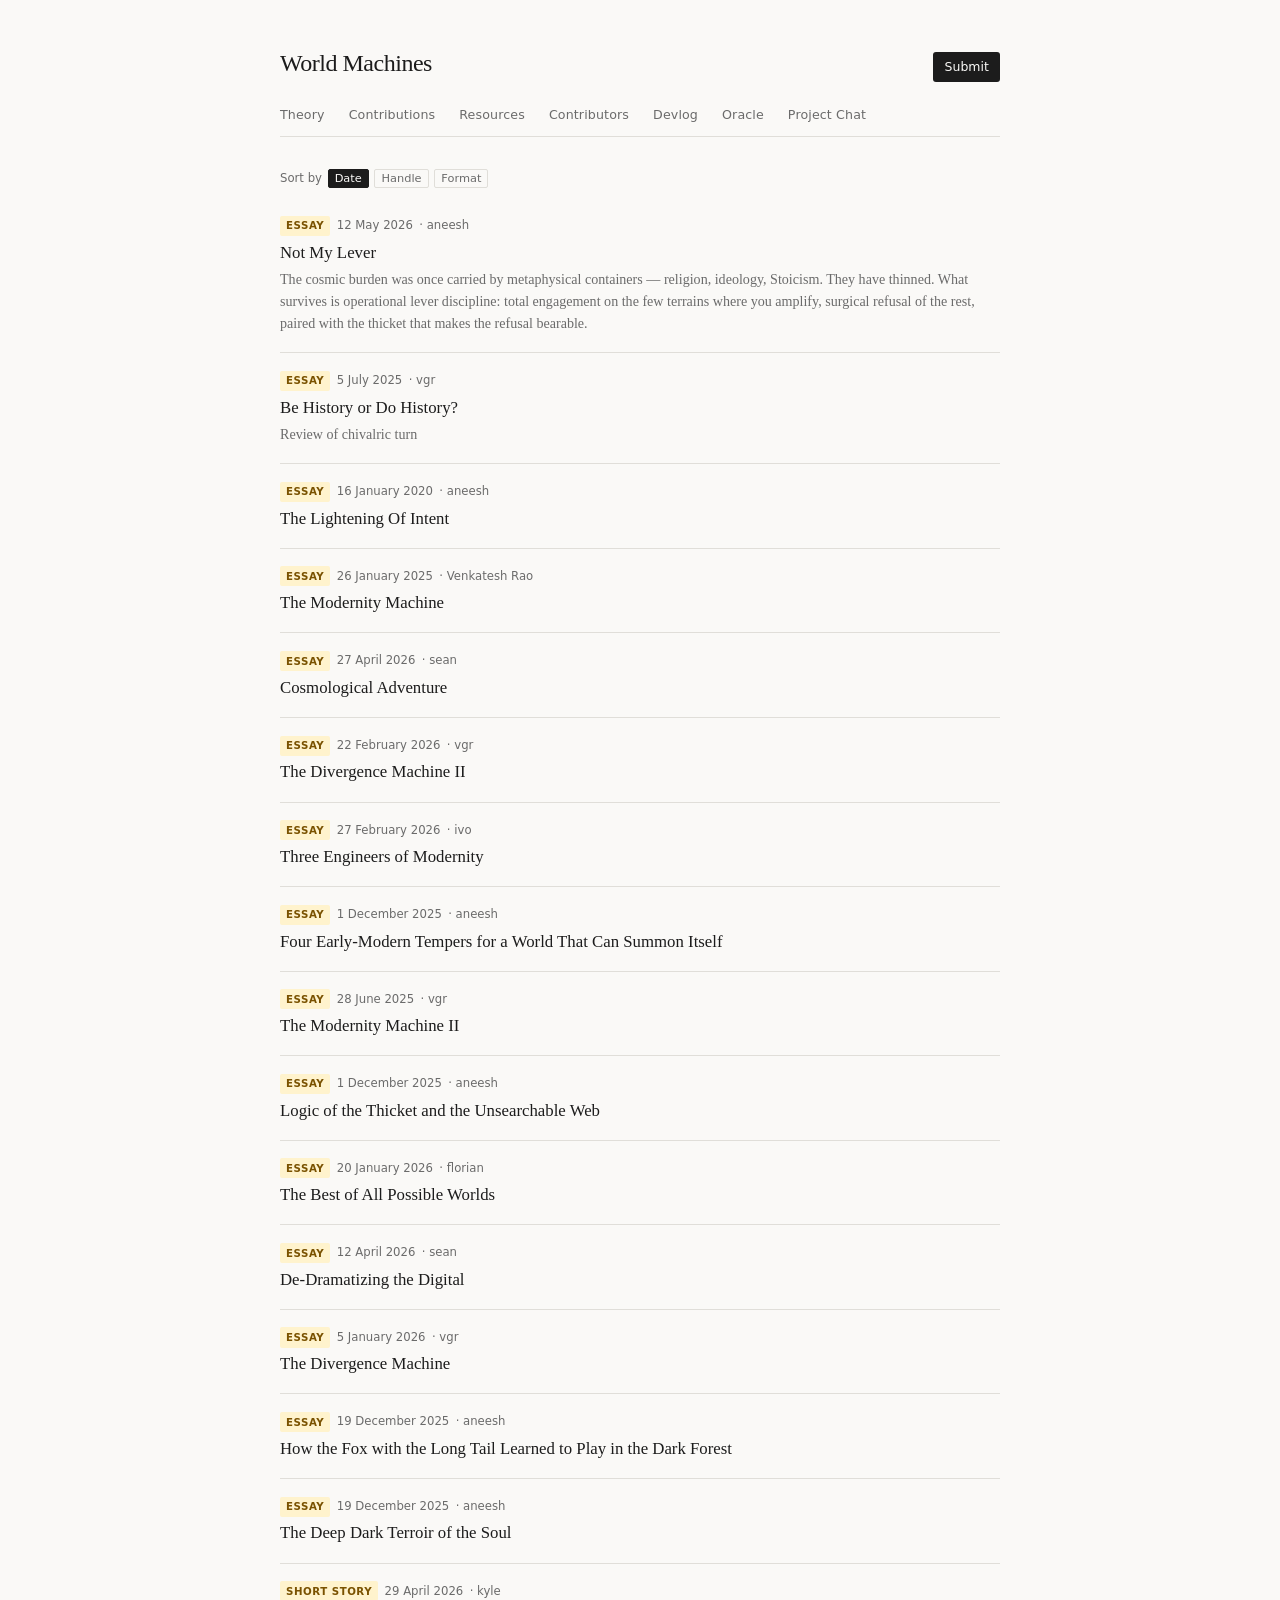
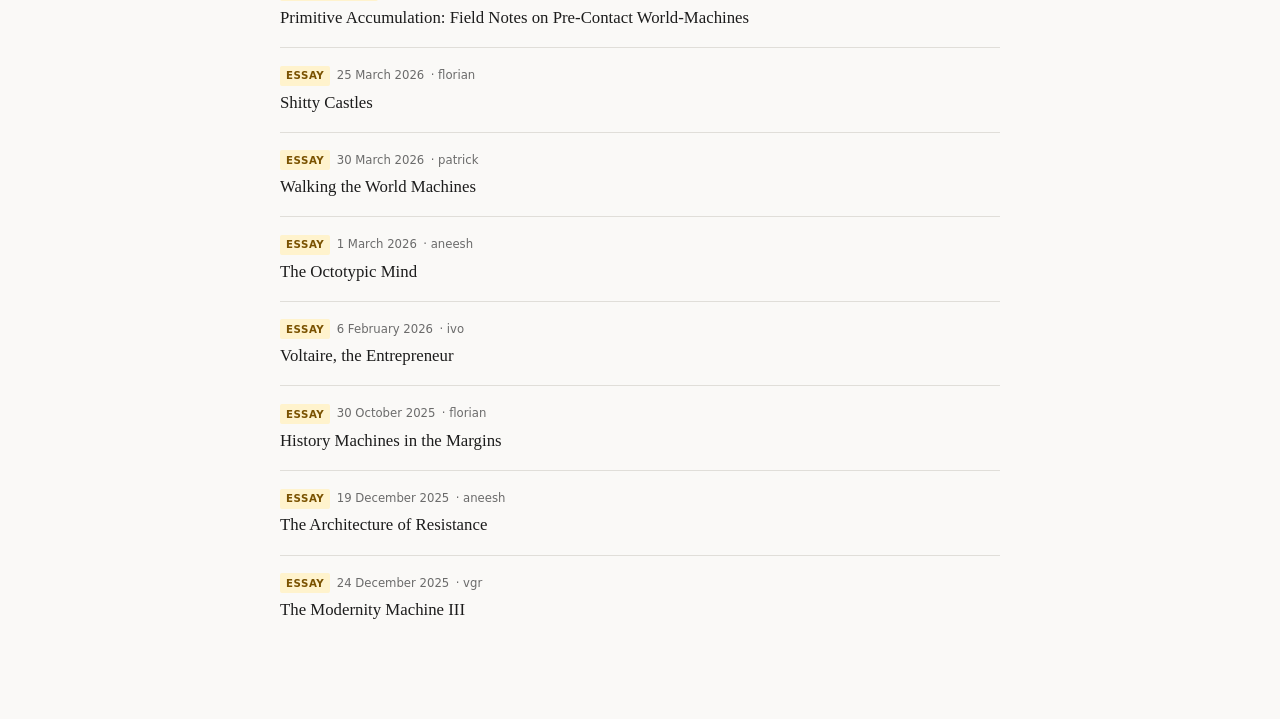
<file: website/contributions.html>
<!DOCTYPE html>
<html lang="en">
<head>
  <meta charset="utf-8">
  <meta name="viewport" content="width=device-width, initial-scale=1">
  <title>Contributions — World Machines</title>
  <link rel="stylesheet" href="style.css">
</head>
<body>
  <header>
    <h1><a href="/" style="color:inherit">World Machines</a></h1>
    <a href="/submit" class="submit-link">Submit</a>
  </header>
  <nav class="sitenav">
    <a href="/theory">Theory</a>
    <a href="/contributions">Contributions</a>
    <a href="/resources">Resources</a>
    <a href="/contributors">Contributors</a>
    <a href="/devlog">Devlog</a>
    <a href="/oracle">Oracle</a>
    <a href="https://worldmachines.zulipchat.com">Project Chat</a>
  </nav>
  <main>
  <div class="sort-controls">
    <span>Sort by</span>
    <button class="sort-btn active" data-sort="date">Date</button>
    <button class="sort-btn" data-sort="handle">Handle</button>
    <button class="sort-btn" data-sort="format">Format</button>
  </div>
  <ul class="articles">
    <li class="article" data-date="2026-05-12T07:32:14.475Z" data-handle="aneesh" data-format="essay">
      <div class="article-meta">
        <span class="badge badge-contribution">Essay</span>
        <span>12 May 2026</span>
        <span>· aneesh</span>
      </div>
      <h2 class="article-title"><a href="https://aneeshsathe.com/not-my-lever/">Not My Lever</a></h2>
      <p class="article-description">The cosmic burden was once carried by metaphysical containers — religion, ideology, Stoicism. They have thinned. What survives is operational lever discipline: total engagement on the few terrains where you amplify, surgical refusal of the rest, paired with the thicket that makes the refusal bearable.</p>
    </li>
    <li class="article" data-date="2025-07-05" data-handle="vgr" data-format="essay">
      <div class="article-meta">
        <span class="badge badge-contribution">Essay</span>
        <span>5 July 2025</span>
        <span>· vgr</span>
      </div>
      <h2 class="article-title"><a href="https://contraptions.venkateshrao.com/p/be-history-or-do-history">Be History or Do History?</a></h2>
      <p class="article-description">Review of chivalric turn</p>
    </li>
    <li class="article" data-date="2020-01-16" data-handle="aneesh" data-format="essay">
      <div class="article-meta">
        <span class="badge badge-contribution">Essay</span>
        <span>16 January 2020</span>
        <span>· aneesh</span>
      </div>
      <h2 class="article-title"><a href="https://aneeshsathe.com/the-lightening-of-intent/">The Lightening Of Intent</a></h2>
    </li>
    <li class="article" data-date="2025-01-26" data-handle="" data-format="essay">
      <div class="article-meta">
        <span class="badge badge-contribution">Essay</span>
        <span>26 January 2025</span>
        <span>· Venkatesh Rao</span>
      </div>
      <h2 class="article-title"><a href="https://contraptions.venkateshrao.com/p/the-modernity-machine">The Modernity Machine</a></h2>
    </li>
    <li class="article" data-date="2026-04-27" data-handle="sean" data-format="essay">
      <div class="article-meta">
        <span class="badge badge-contribution">Essay</span>
        <span>27 April 2026</span>
        <span>· sean</span>
      </div>
      <h2 class="article-title"><a href="https://open.substack.com/pub/seanstevenson/p/cosmological-adventure?r=yrsx&amp;utm_campaign=post&amp;utm_medium=web">Cosmological Adventure</a></h2>
    </li>
    <li class="article" data-date="2026-02-22" data-handle="vgr" data-format="essay">
      <div class="article-meta">
        <span class="badge badge-contribution">Essay</span>
        <span>22 February 2026</span>
        <span>· vgr</span>
      </div>
      <h2 class="article-title"><a href="https://contraptions.venkateshrao.com/p/the-divergence-machine-ii">The Divergence Machine II</a></h2>
    </li>
    <li class="article" data-date="2026-02-27" data-handle="ivo" data-format="essay">
      <div class="article-meta">
        <span class="badge badge-contribution">Essay</span>
        <span>27 February 2026</span>
        <span>· ivo</span>
      </div>
      <h2 class="article-title"><a href="https://www.linkandth.ink/p/three-engineers-of-modernity">Three Engineers of Modernity</a></h2>
    </li>
    <li class="article" data-date="2025-12-01" data-handle="aneesh" data-format="essay">
      <div class="article-meta">
        <span class="badge badge-contribution">Essay</span>
        <span>1 December 2025</span>
        <span>· aneesh</span>
      </div>
      <h2 class="article-title"><a href="https://aneeshsathe.com/four-early-modern-tempers-for-a-world-that-can-summon-itself/">Four Early-Modern Tempers for a World That Can Summon Itself</a></h2>
    </li>
    <li class="article" data-date="2025-06-28" data-handle="vgr" data-format="essay">
      <div class="article-meta">
        <span class="badge badge-contribution">Essay</span>
        <span>28 June 2025</span>
        <span>· vgr</span>
      </div>
      <h2 class="article-title"><a href="https://contraptions.venkateshrao.com/p/the-modernity-machine-ii">The Modernity Machine II</a></h2>
    </li>
    <li class="article" data-date="2025-12-01" data-handle="aneesh" data-format="essay">
      <div class="article-meta">
        <span class="badge badge-contribution">Essay</span>
        <span>1 December 2025</span>
        <span>· aneesh</span>
      </div>
      <h2 class="article-title"><a href="https://aneeshsathe.com/logic-of-the-thicket-and-the-unsearchable-web/">Logic of the Thicket and the Unsearchable Web</a></h2>
    </li>
    <li class="article" data-date="2026-01-20" data-handle="florian" data-format="essay">
      <div class="article-meta">
        <span class="badge badge-contribution">Essay</span>
        <span>20 January 2026</span>
        <span>· florian</span>
      </div>
      <h2 class="article-title"><a href="https://notefields.substack.com/p/the-best-of-all-possible-worlds">The Best of All Possible Worlds</a></h2>
    </li>
    <li class="article" data-date="2026-04-12" data-handle="sean" data-format="essay">
      <div class="article-meta">
        <span class="badge badge-contribution">Essay</span>
        <span>12 April 2026</span>
        <span>· sean</span>
      </div>
      <h2 class="article-title"><a href="https://open.substack.com/pub/seanstevenson/p/de-dramatizing-the-digital?r=yrsx&amp;utm_medium=ios">De-Dramatizing the Digital</a></h2>
    </li>
    <li class="article" data-date="2026-01-05" data-handle="vgr" data-format="essay">
      <div class="article-meta">
        <span class="badge badge-contribution">Essay</span>
        <span>5 January 2026</span>
        <span>· vgr</span>
      </div>
      <h2 class="article-title"><a href="https://contraptions.venkateshrao.com/p/the-divergence-machine">The Divergence Machine</a></h2>
    </li>
    <li class="article" data-date="2025-12-19" data-handle="aneesh" data-format="essay">
      <div class="article-meta">
        <span class="badge badge-contribution">Essay</span>
        <span>19 December 2025</span>
        <span>· aneesh</span>
      </div>
      <h2 class="article-title"><a href="https://aneeshsathe.com/how-the-fox-with-the-long-tail-learned-to-play-in-the-dark-forest/">How the Fox with the Long Tail Learned to Play in the Dark Forest</a></h2>
    </li>
    <li class="article" data-date="2025-12-19" data-handle="aneesh" data-format="essay">
      <div class="article-meta">
        <span class="badge badge-contribution">Essay</span>
        <span>19 December 2025</span>
        <span>· aneesh</span>
      </div>
      <h2 class="article-title"><a href="https://aneeshsathe.com/the-deep-dark-terroir-of-the-soul/">The Deep Dark Terroir of the Soul</a></h2>
    </li>
    <li class="article" data-date="2026-04-29" data-handle="kyle" data-format="short story">
      <div class="article-meta">
        <span class="badge badge-contribution">Short Story</span>
        <span>29 April 2026</span>
        <span>· kyle</span>
      </div>
      <h2 class="article-title"><a href="https://docs.google.com/document/d/1d3Qkgf0_PIAqy0U4FB1RhfBDewRMpYHNi3oi7e2qwC0/edit?usp=drivesdk">Primitive Accumulation: Field Notes on Pre-Contact World-Machines</a></h2>
    </li>
    <li class="article" data-date="2026-03-25" data-handle="florian" data-format="essay">
      <div class="article-meta">
        <span class="badge badge-contribution">Essay</span>
        <span>25 March 2026</span>
        <span>· florian</span>
      </div>
      <h2 class="article-title"><a href="https://notefields.substack.com/p/shitty-castles">Shitty Castles</a></h2>
    </li>
    <li class="article" data-date="2026-03-30" data-handle="patrick" data-format="essay">
      <div class="article-meta">
        <span class="badge badge-contribution">Essay</span>
        <span>30 March 2026</span>
        <span>· patrick</span>
      </div>
      <h2 class="article-title"><a href="https://pioneeringspirit.xyz/walking-the-world-machines">Walking the World Machines</a></h2>
    </li>
    <li class="article" data-date="2026-03-01" data-handle="aneesh" data-format="essay">
      <div class="article-meta">
        <span class="badge badge-contribution">Essay</span>
        <span>1 March 2026</span>
        <span>· aneesh</span>
      </div>
      <h2 class="article-title"><a href="https://aneeshsathe.com/the-octotypic-mind/">The Octotypic Mind</a></h2>
    </li>
    <li class="article" data-date="2026-02-06" data-handle="ivo" data-format="essay">
      <div class="article-meta">
        <span class="badge badge-contribution">Essay</span>
        <span>6 February 2026</span>
        <span>· ivo</span>
      </div>
      <h2 class="article-title"><a href="https://www.linkandth.ink/p/voltaire-the-entrepreneur">Voltaire, the Entrepreneur</a></h2>
    </li>
    <li class="article" data-date="2025-10-30" data-handle="florian" data-format="essay">
      <div class="article-meta">
        <span class="badge badge-contribution">Essay</span>
        <span>30 October 2025</span>
        <span>· florian</span>
      </div>
      <h2 class="article-title"><a href="https://notefields.substack.com/p/history-machines-in-the-margins">History Machines in the Margins</a></h2>
    </li>
    <li class="article" data-date="2025-12-19" data-handle="aneesh" data-format="essay">
      <div class="article-meta">
        <span class="badge badge-contribution">Essay</span>
        <span>19 December 2025</span>
        <span>· aneesh</span>
      </div>
      <h2 class="article-title"><a href="https://aneeshsathe.com/the-architecture-of-resistance/">The Architecture of Resistance</a></h2>
    </li>
    <li class="article" data-date="2025-12-24" data-handle="vgr" data-format="essay">
      <div class="article-meta">
        <span class="badge badge-contribution">Essay</span>
        <span>24 December 2025</span>
        <span>· vgr</span>
      </div>
      <h2 class="article-title"><a href="https://contraptions.venkateshrao.com/p/the-modernity-machine-iii">The Modernity Machine III</a></h2>
    </li>
  </ul>
  </main>
  <script>
    (function () {
      function sortBy(key) {
        var ul = document.querySelector('.articles');
        if (!ul) return;
        Array.from(ul.children).sort(function (a, b) {
          var av = a.dataset[key] || '', bv = b.dataset[key] || '';
          return key === 'date' ? bv.localeCompare(av) : av.localeCompare(bv);
        }).forEach(function (li) { ul.appendChild(li); });
        document.querySelectorAll('.sort-btn').forEach(function (btn) {
          btn.classList.toggle('active', btn.dataset.sort === key);
        });
      }
      document.addEventListener('DOMContentLoaded', function () {
        document.querySelectorAll('.sort-btn').forEach(function (btn) {
          btn.addEventListener('click', function () { sortBy(btn.dataset.sort); });
        });
      });
    })();
  </script>  <!-- built: 2026-05-12T07:32:35Z -->
</body>
</html>
</file>
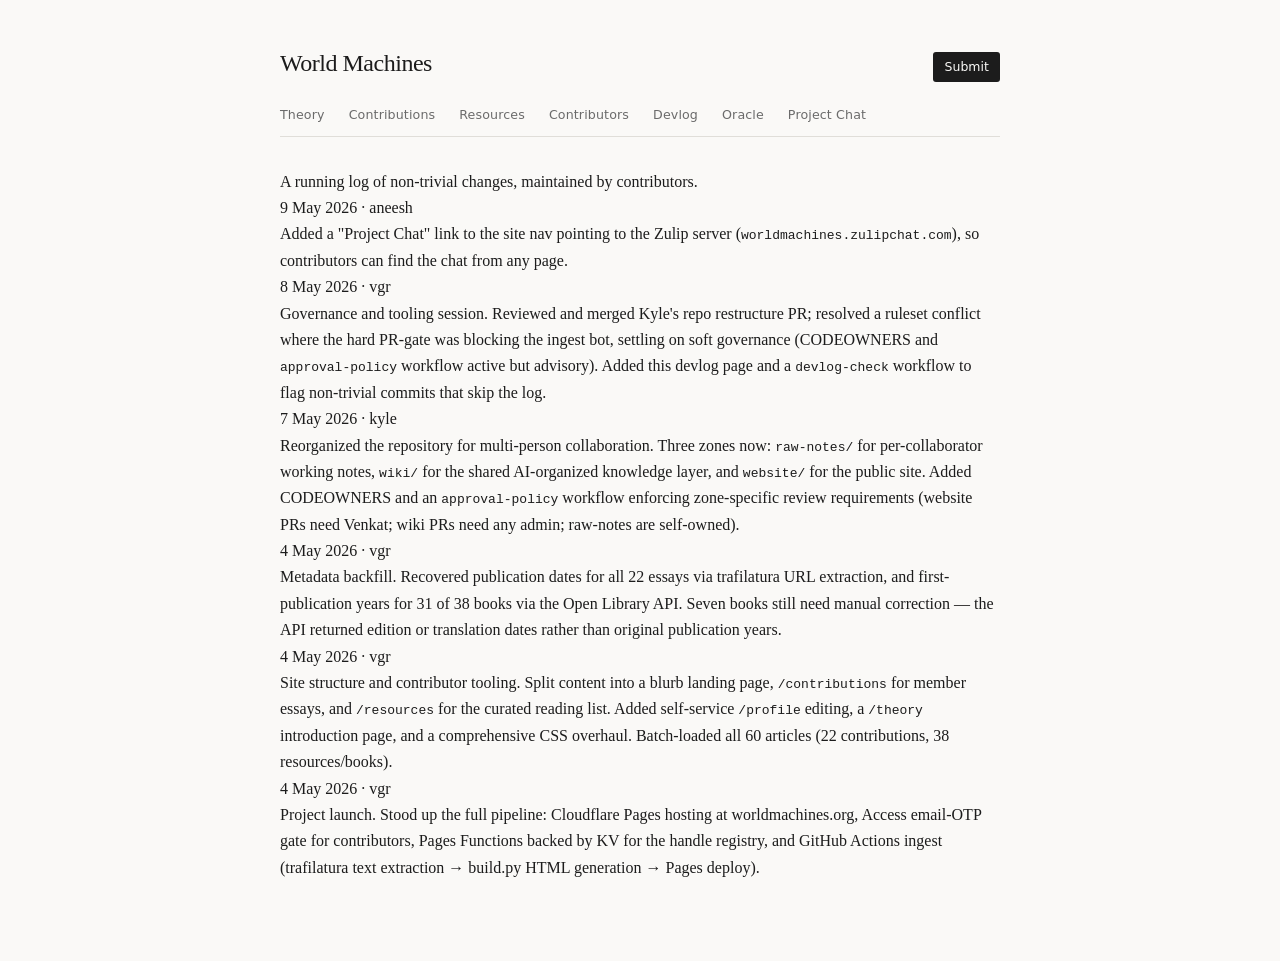
<file: website/devlog.html>
<!DOCTYPE html>
<html lang="en">
<head>
  <meta charset="utf-8">
  <meta name="viewport" content="width=device-width, initial-scale=1">
  <title>Devlog — World Machines</title>
  <link rel="stylesheet" href="style.css">
</head>
<body>
  <header>
    <h1><a href="/" style="color:inherit">World Machines</a></h1>
    <a href="/submit" class="submit-link">Submit</a>
  </header>
  <nav class="sitenav">
    <a href="/theory">Theory</a>
    <a href="/contributions">Contributions</a>
    <a href="/resources">Resources</a>
    <a href="/contributors">Contributors</a>
    <a href="/devlog">Devlog</a>
    <a href="/oracle">Oracle</a>
    <a href="https://worldmachines.zulipchat.com">Project Chat</a>
  </nav>
  <main>
  <p class="devlog-intro">A running log of non-trivial changes, maintained by contributors.</p>
  <div class="devlog">
  <article class="devlog-entry">
    <div class="devlog-meta">9 May 2026 · aneesh</div>
    <p>Added a "Project Chat" link to the site nav pointing to the Zulip server (<code>worldmachines.zulipchat.com</code>), so contributors can find the chat from any page.</p>
  </article>
  <article class="devlog-entry">
    <div class="devlog-meta">8 May 2026 · vgr</div>
    <p>Governance and tooling session. Reviewed and merged Kyle's repo restructure PR; resolved a ruleset conflict where the hard PR-gate was blocking the ingest bot, settling on soft governance (CODEOWNERS and <code>approval-policy</code> workflow active but advisory). Added this devlog page and a <code>devlog-check</code> workflow to flag non-trivial commits that skip the log.</p>
  </article>
  <article class="devlog-entry">
    <div class="devlog-meta">7 May 2026 · kyle</div>
    <p>Reorganized the repository for multi-person collaboration. Three zones now: <code>raw-notes/</code> for per-collaborator working notes, <code>wiki/</code> for the shared AI-organized knowledge layer, and <code>website/</code> for the public site. Added CODEOWNERS and an <code>approval-policy</code> workflow enforcing zone-specific review requirements (website PRs need Venkat; wiki PRs need any admin; raw-notes are self-owned).</p>
  </article>
  <article class="devlog-entry">
    <div class="devlog-meta">4 May 2026 · vgr</div>
    <p>Metadata backfill. Recovered publication dates for all 22 essays via trafilatura URL extraction, and first-publication years for 31 of 38 books via the Open Library API. Seven books still need manual correction — the API returned edition or translation dates rather than original publication years.</p>
  </article>
  <article class="devlog-entry">
    <div class="devlog-meta">4 May 2026 · vgr</div>
    <p>Site structure and contributor tooling. Split content into a blurb landing page, <code>/contributions</code> for member essays, and <code>/resources</code> for the curated reading list. Added self-service <code>/profile</code> editing, a <code>/theory</code> introduction page, and a comprehensive CSS overhaul. Batch-loaded all 60 articles (22 contributions, 38 resources/books).</p>
  </article>
  <article class="devlog-entry">
    <div class="devlog-meta">4 May 2026 · vgr</div>
    <p>Project launch. Stood up the full pipeline: Cloudflare Pages hosting at worldmachines.org, Access email-OTP gate for contributors, Pages Functions backed by KV for the handle registry, and GitHub Actions ingest (trafilatura text extraction → build.py HTML generation → Pages deploy).</p>
  </article>
  </div>
  </main>
  <!-- built: 2026-05-12T07:32:35Z -->
</body>
</html>
</file>
<file: style.css>
/* ─── Reset ──────────────────────────────────────────────────── */
*, *::before, *::after { box-sizing: border-box; margin: 0; padding: 0; }

/* ─── Design tokens ──────────────────────────────────────────── */
:root {
  --bg:      #faf9f7;
  --text:    #1c1c1c;
  --muted:   #6b6b6b;
  --border:  #e0ded9;
  --link:    #1a4c8a;
  --link-hover: #0f2f5a;
  --badge-contribution-bg:   #fff3cd;
  --badge-contribution-text: #7a5200;
  --badge-resource-bg:       #dbeafe;
  --badge-resource-text:     #1e3a8a;
  --max-width: 720px;
}

/* ─── Base ───────────────────────────────────────────────────── */
body {
  font-family: Georgia, 'Times New Roman', serif;
  background: var(--bg);
  color: var(--text);
  line-height: 1.65;
  padding: 0 1.5rem;
}

a { color: var(--link); text-decoration: none; }
a:hover { color: var(--link-hover); text-decoration: underline; }

/* ─── Site chrome: header + nav form one visual block ─────────── */

header {
  max-width: var(--max-width);
  margin: 2.75rem auto 0;   /* no bottom margin — nav attaches directly */
  padding-bottom: 0.85rem;
  display: flex;
  align-items: baseline;
  justify-content: space-between;
  gap: 1rem;
  flex-wrap: wrap;
}

header h1 {
  font-size: 1.5rem;
  font-weight: normal;
  letter-spacing: -0.02em;
}

.tagline {
  font-family: system-ui, sans-serif;
  font-size: 0.8rem;
  color: var(--muted);
}

.submit-link {
  font-family: system-ui, sans-serif;
  font-size: 0.78rem;
  font-weight: 500;
  background: var(--text);
  color: var(--bg);
  padding: 0.3rem 0.7rem;
  border-radius: 3px;
  white-space: nowrap;
}
.submit-link:hover { background: #333; color: var(--bg); text-decoration: none; }

/* Nav sits immediately below the header title row, shares the same
   max-width box, and carries the border that separates chrome from content */
.sitenav {
  max-width: var(--max-width);
  margin: 0 auto 0;          /* zero top and bottom — spacing handled below */
  padding: 0.5rem 0 0.6rem;
  border-bottom: 1px solid var(--border);
  display: flex;
  gap: 1.5rem;
  font-family: system-ui, sans-serif;
  font-size: 0.79rem;
  letter-spacing: 0.01em;
  flex-wrap: wrap;
}

.sitenav a {
  color: var(--muted);
  text-decoration: none;
}
.sitenav a:hover { color: var(--text); text-decoration: none; }

/* ─── Content containers ─────────────────────────────────────── */

main {
  max-width: var(--max-width);
  margin: 2rem auto 5rem;
}

.form-wrap {
  max-width: var(--max-width);
  margin: 2rem auto 5rem;
}

/* ─── Blurb ──────────────────────────────────────────────────── */

.blurb {
  border-bottom: 1px solid var(--border);
  padding-bottom: 1.75rem;
  margin-bottom: 1.75rem;
}

.blurb p {
  font-size: 0.95rem;
  line-height: 1.8;
  margin-bottom: 0.85rem;
  color: #2a2a2a;
}
.blurb p:last-child { margin-bottom: 0; }

/* ─── Article list ───────────────────────────────────────────── */

.articles { list-style: none; }

.article {
  padding: 1.1rem 0;
  border-bottom: 1px solid var(--border);
}
.article:last-child { border-bottom: none; }

.article-title {
  font-size: 1.05rem;
  font-weight: normal;
  line-height: 1.4;
}
.article-title a { color: var(--text); }
.article-title a:hover { color: var(--link); text-decoration: none; }

.article-meta {
  font-family: system-ui, sans-serif;
  font-size: 0.73rem;
  color: var(--muted);
  display: flex;
  align-items: center;
  gap: 0.4rem;
  flex-wrap: wrap;
  margin-bottom: 0.3rem;
}

.badge {
  display: inline-block;
  font-size: 0.64rem;
  font-weight: 600;
  text-transform: uppercase;
  letter-spacing: 0.05em;
  padding: 0.1rem 0.38rem;
  border-radius: 2px;
}
.badge-contribution { background: var(--badge-contribution-bg); color: var(--badge-contribution-text); }
.badge-resource     { background: var(--badge-resource-bg);     color: var(--badge-resource-text); }

.article-description {
  font-size: 0.88rem;
  color: var(--muted);
  margin-top: 0.3rem;
  line-height: 1.55;
}

.empty-state {
  padding: 3rem 0;
  color: var(--muted);
  font-style: italic;
  font-size: 0.93rem;
}

/* ─── Sort controls ──────────────────────────────────────────── */

.sort-controls {
  font-family: system-ui, sans-serif;
  font-size: 0.73rem;
  color: var(--muted);
  display: flex;
  align-items: center;
  gap: 0.35rem;
  margin-bottom: 0.65rem;
}

.sort-btn {
  background: none;
  border: 1px solid var(--border);
  border-radius: 2px;
  padding: 0.1rem 0.38rem;
  font-size: 0.71rem;
  font-family: system-ui, sans-serif;
  color: var(--muted);
  cursor: pointer;
  transition: border-color 0.1s, color 0.1s;
}
.sort-btn:hover { border-color: var(--muted); color: var(--text); }
.sort-btn.active { background: var(--text); color: var(--bg); border-color: var(--text); }

/* ─── Theory page ────────────────────────────────────────────── */

.theory h2 {
  font-size: 1.05rem;
  font-weight: normal;
  margin: 2rem 0 0.55rem;
  padding-top: 1.5rem;
  border-top: 1px solid var(--border);
}
.theory h2:first-child { border-top: none; padding-top: 0; margin-top: 0; }

.theory p {
  font-size: 0.95rem;
  line-height: 1.8;
  margin-bottom: 0.85rem;
  color: #2a2a2a;
}
.theory p:last-child { margin-bottom: 0; }

.theory-list {
  margin: 0.4rem 0 1rem 1.2rem;
}
.theory-list li {
  font-size: 0.95rem;
  line-height: 1.75;
  margin-bottom: 0.45rem;
  color: #2a2a2a;
}

/* ─── Contributors ───────────────────────────────────────────── */

.contributors-list { list-style: none; }

.contributor {
  padding: 0.85rem 0;
  border-bottom: 1px solid var(--border);
  display: flex;
  align-items: baseline;
  flex-wrap: wrap;
  gap: 0.35rem 0.65rem;
}
.contributor:last-child { border-bottom: none; }

.contributor-name { font-size: 1rem; color: var(--text); }

.contributor-handle {
  font-family: system-ui, sans-serif;
  font-size: 0.73rem;
  color: var(--muted);
}

.contributor-site {
  font-family: system-ui, sans-serif;
  font-size: 0.73rem;
  color: var(--link);
}
.contributor-site:hover { color: var(--link-hover); text-decoration: underline; }

.contributor-bio {
  font-family: system-ui, sans-serif;
  font-size: 0.8rem;
  color: var(--muted);
  width: 100%;
  margin-top: 0.1rem;
}

/* ─── Submit page welcome greeting ──────────────────────────── */

.welcome-greeting {
  font-size: 0.9rem;
  font-family: system-ui, sans-serif;
  color: var(--muted);
  margin-bottom: 1.5rem;
}

.profile-link {
  font-size: 0.8rem;
  margin-left: 0.6rem;
  color: var(--link);
}
.profile-link:hover { color: var(--link-hover); text-decoration: underline; }

/* ─── Profile page ───────────────────────────────────────────── */

input[readonly] {
  background: var(--bg);
  color: var(--muted);
  cursor: default;
  border-color: var(--border);
}
input[readonly]:focus { outline: none; border-color: var(--border); }

.form-note {
  font-family: system-ui, sans-serif;
  font-size: 0.78rem;
  color: var(--muted);
  font-style: italic;
  margin-bottom: 1rem;
}

/* ─── Forms ──────────────────────────────────────────────────── */

.form-wrap h2 {
  font-size: 1.15rem;
  font-weight: normal;
  margin-bottom: 0.4rem;
}

.form-wrap .form-intro {
  font-size: 0.88rem;
  color: var(--muted);
  margin-bottom: 2rem;
  line-height: 1.65;
}

.field { margin-bottom: 1.2rem; }

label {
  display: block;
  font-family: system-ui, sans-serif;
  font-size: 0.79rem;
  font-weight: 600;
  margin-bottom: 0.3rem;
  color: var(--text);
}
label .optional { font-weight: normal; color: var(--muted); }

input[type="url"],
input[type="text"],
input[type="email"],
select,
textarea {
  width: 100%;
  padding: 0.5rem 0.65rem;
  border: 1px solid var(--border);
  border-radius: 3px;
  background: #fff;
  color: var(--text);
  font-family: system-ui, sans-serif;
  font-size: 0.88rem;
  line-height: 1.4;
  appearance: none;
  transition: border-color 0.1s;
}
input:focus, select:focus, textarea:focus {
  outline: 2px solid var(--link);
  outline-offset: 1px;
  border-color: var(--link);
}

textarea { resize: vertical; min-height: 80px; }

.select-wrap { position: relative; }
.select-wrap::after {
  content: '▾';
  position: absolute;
  right: 0.65rem;
  top: 50%;
  transform: translateY(-50%);
  pointer-events: none;
  color: var(--muted);
  font-size: 0.75rem;
}

button[type="submit"] {
  font-family: system-ui, sans-serif;
  font-size: 0.88rem;
  font-weight: 600;
  background: var(--text);
  color: var(--bg);
  border: none;
  padding: 0.55rem 1.4rem;
  border-radius: 3px;
  cursor: pointer;
  transition: background 0.1s;
}
button[type="submit"]:hover { background: #333; }
button[type="submit"]:disabled { opacity: 0.5; cursor: default; }

.form-message {
  font-family: system-ui, sans-serif;
  font-size: 0.85rem;
  margin-top: 1rem;
  padding: 0.55rem 0.75rem;
  border-radius: 3px;
  display: none;
}
.form-message.success { background: #d1fae5; color: #065f46; display: block; }
.form-message.error   { background: #fee2e2; color: #991b1b; display: block; }
</file>
<file: website/style.css>
/* ─── Reset ──────────────────────────────────────────────────── */
*, *::before, *::after { box-sizing: border-box; margin: 0; padding: 0; }

/* ─── Design tokens ──────────────────────────────────────────── */
:root {
  --bg:      #faf9f7;
  --text:    #1c1c1c;
  --muted:   #6b6b6b;
  --border:  #e0ded9;
  --link:    #1a4c8a;
  --link-hover: #0f2f5a;
  --badge-contribution-bg:   #fff3cd;
  --badge-contribution-text: #7a5200;
  --badge-resource-bg:       #dbeafe;
  --badge-resource-text:     #1e3a8a;
  --max-width: 720px;
}

/* ─── Base ───────────────────────────────────────────────────── */
body {
  font-family: Georgia, 'Times New Roman', serif;
  background: var(--bg);
  color: var(--text);
  line-height: 1.65;
  padding: 0 1.5rem;
}

a { color: var(--link); text-decoration: none; }
a:hover { color: var(--link-hover); text-decoration: underline; }

/* ─── Site chrome: header + nav form one visual block ─────────── */

header {
  max-width: var(--max-width);
  margin: 2.75rem auto 0;   /* no bottom margin — nav attaches directly */
  padding-bottom: 0.85rem;
  display: flex;
  align-items: baseline;
  justify-content: space-between;
  gap: 1rem;
  flex-wrap: wrap;
}

header h1 {
  font-size: 1.5rem;
  font-weight: normal;
  letter-spacing: -0.02em;
}

.tagline {
  font-family: system-ui, sans-serif;
  font-size: 0.8rem;
  color: var(--muted);
}

.submit-link {
  font-family: system-ui, sans-serif;
  font-size: 0.78rem;
  font-weight: 500;
  background: var(--text);
  color: var(--bg);
  padding: 0.3rem 0.7rem;
  border-radius: 3px;
  white-space: nowrap;
}
.submit-link:hover { background: #333; color: var(--bg); text-decoration: none; }

/* Nav sits immediately below the header title row, shares the same
   max-width box, and carries the border that separates chrome from content */
.sitenav {
  max-width: var(--max-width);
  margin: 0 auto 0;          /* zero top and bottom — spacing handled below */
  padding: 0.5rem 0 0.6rem;
  border-bottom: 1px solid var(--border);
  display: flex;
  gap: 1.5rem;
  font-family: system-ui, sans-serif;
  font-size: 0.79rem;
  letter-spacing: 0.01em;
  flex-wrap: wrap;
}

.sitenav a {
  color: var(--muted);
  text-decoration: none;
}
.sitenav a:hover { color: var(--text); text-decoration: none; }

/* ─── Content containers ─────────────────────────────────────── */

main {
  max-width: var(--max-width);
  margin: 2rem auto 5rem;
}

.form-wrap {
  max-width: var(--max-width);
  margin: 2rem auto 5rem;
}

/* ─── Blurb ──────────────────────────────────────────────────── */

.blurb {
  border-bottom: 1px solid var(--border);
  padding-bottom: 1.75rem;
  margin-bottom: 1.75rem;
}

.blurb p {
  font-size: 0.95rem;
  line-height: 1.8;
  margin-bottom: 0.85rem;
  color: #2a2a2a;
}
.blurb p:last-child { margin-bottom: 0; }

/* ─── Article list ───────────────────────────────────────────── */

.articles { list-style: none; }

.article {
  padding: 1.1rem 0;
  border-bottom: 1px solid var(--border);
}
.article:last-child { border-bottom: none; }

.article-title {
  font-size: 1.05rem;
  font-weight: normal;
  line-height: 1.4;
}
.article-title a { color: var(--text); }
.article-title a:hover { color: var(--link); text-decoration: none; }

.article-meta {
  font-family: system-ui, sans-serif;
  font-size: 0.73rem;
  color: var(--muted);
  display: flex;
  align-items: center;
  gap: 0.4rem;
  flex-wrap: wrap;
  margin-bottom: 0.3rem;
}

.badge {
  display: inline-block;
  font-size: 0.64rem;
  font-weight: 600;
  text-transform: uppercase;
  letter-spacing: 0.05em;
  padding: 0.1rem 0.38rem;
  border-radius: 2px;
}
.badge-contribution { background: var(--badge-contribution-bg); color: var(--badge-contribution-text); }
.badge-resource     { background: var(--badge-resource-bg);     color: var(--badge-resource-text); }

.article-description {
  font-size: 0.88rem;
  color: var(--muted);
  margin-top: 0.3rem;
  line-height: 1.55;
}

.empty-state {
  padding: 3rem 0;
  color: var(--muted);
  font-style: italic;
  font-size: 0.93rem;
}

/* ─── Sort controls ──────────────────────────────────────────── */

.sort-controls {
  font-family: system-ui, sans-serif;
  font-size: 0.73rem;
  color: var(--muted);
  display: flex;
  align-items: center;
  gap: 0.35rem;
  margin-bottom: 0.65rem;
}

.sort-btn {
  background: none;
  border: 1px solid var(--border);
  border-radius: 2px;
  padding: 0.1rem 0.38rem;
  font-size: 0.71rem;
  font-family: system-ui, sans-serif;
  color: var(--muted);
  cursor: pointer;
  transition: border-color 0.1s, color 0.1s;
}
.sort-btn:hover { border-color: var(--muted); color: var(--text); }
.sort-btn.active { background: var(--text); color: var(--bg); border-color: var(--text); }

/* ─── Theory page ────────────────────────────────────────────── */

.theory h2 {
  font-size: 1.05rem;
  font-weight: normal;
  margin: 2rem 0 0.55rem;
  padding-top: 1.5rem;
  border-top: 1px solid var(--border);
}
.theory h2:first-child { border-top: none; padding-top: 0; margin-top: 0; }

.theory p {
  font-size: 0.95rem;
  line-height: 1.8;
  margin-bottom: 0.85rem;
  color: #2a2a2a;
}
.theory p:last-child { margin-bottom: 0; }

.theory-list {
  margin: 0.4rem 0 1rem 1.2rem;
}
.theory-list li {
  font-size: 0.95rem;
  line-height: 1.75;
  margin-bottom: 0.45rem;
  color: #2a2a2a;
}

/* ─── Contributors ───────────────────────────────────────────── */

.contributors-list { list-style: none; }

.contributor {
  padding: 0.85rem 0;
  border-bottom: 1px solid var(--border);
  display: flex;
  align-items: baseline;
  flex-wrap: wrap;
  gap: 0.35rem 0.65rem;
}
.contributor:last-child { border-bottom: none; }

.contributor-name { font-size: 1rem; color: var(--text); }

.contributor-handle {
  font-family: system-ui, sans-serif;
  font-size: 0.73rem;
  color: var(--muted);
}

.contributor-site {
  font-family: system-ui, sans-serif;
  font-size: 0.73rem;
  color: var(--link);
}
.contributor-site:hover { color: var(--link-hover); text-decoration: underline; }

.contributor-bio {
  font-family: system-ui, sans-serif;
  font-size: 0.8rem;
  color: var(--muted);
  width: 100%;
  margin-top: 0.1rem;
}

/* ─── Submit page welcome greeting ──────────────────────────── */

.welcome-greeting {
  font-size: 0.9rem;
  font-family: system-ui, sans-serif;
  color: var(--muted);
  margin-bottom: 1.5rem;
}

.profile-link {
  font-size: 0.8rem;
  margin-left: 0.6rem;
  color: var(--link);
}
.profile-link:hover { color: var(--link-hover); text-decoration: underline; }

/* ─── Profile page ───────────────────────────────────────────── */

input[readonly] {
  background: var(--bg);
  color: var(--muted);
  cursor: default;
  border-color: var(--border);
}
input[readonly]:focus { outline: none; border-color: var(--border); }

.form-note {
  font-family: system-ui, sans-serif;
  font-size: 0.78rem;
  color: var(--muted);
  font-style: italic;
  margin-bottom: 1rem;
}

/* ─── Forms ──────────────────────────────────────────────────── */

.form-wrap h2 {
  font-size: 1.15rem;
  font-weight: normal;
  margin-bottom: 0.4rem;
}

.form-wrap .form-intro {
  font-size: 0.88rem;
  color: var(--muted);
  margin-bottom: 2rem;
  line-height: 1.65;
}

.field { margin-bottom: 1.2rem; }

label {
  display: block;
  font-family: system-ui, sans-serif;
  font-size: 0.79rem;
  font-weight: 600;
  margin-bottom: 0.3rem;
  color: var(--text);
}
label .optional { font-weight: normal; color: var(--muted); }

input[type="url"],
input[type="text"],
input[type="email"],
select,
textarea {
  width: 100%;
  padding: 0.5rem 0.65rem;
  border: 1px solid var(--border);
  border-radius: 3px;
  background: #fff;
  color: var(--text);
  font-family: system-ui, sans-serif;
  font-size: 0.88rem;
  line-height: 1.4;
  appearance: none;
  transition: border-color 0.1s;
}
input:focus, select:focus, textarea:focus {
  outline: 2px solid var(--link);
  outline-offset: 1px;
  border-color: var(--link);
}

textarea { resize: vertical; min-height: 80px; }

.select-wrap { position: relative; }
.select-wrap::after {
  content: '▾';
  position: absolute;
  right: 0.65rem;
  top: 50%;
  transform: translateY(-50%);
  pointer-events: none;
  color: var(--muted);
  font-size: 0.75rem;
}

button[type="submit"] {
  font-family: system-ui, sans-serif;
  font-size: 0.88rem;
  font-weight: 600;
  background: var(--text);
  color: var(--bg);
  border: none;
  padding: 0.55rem 1.4rem;
  border-radius: 3px;
  cursor: pointer;
  transition: background 0.1s;
}
button[type="submit"]:hover { background: #333; }
button[type="submit"]:disabled { opacity: 0.5; cursor: default; }

.form-message {
  font-family: system-ui, sans-serif;
  font-size: 0.85rem;
  margin-top: 1rem;
  padding: 0.55rem 0.75rem;
  border-radius: 3px;
  display: none;
}
.form-message.success { background: #d1fae5; color: #065f46; display: block; }
.form-message.error   { background: #fee2e2; color: #991b1b; display: block; }
</file>
